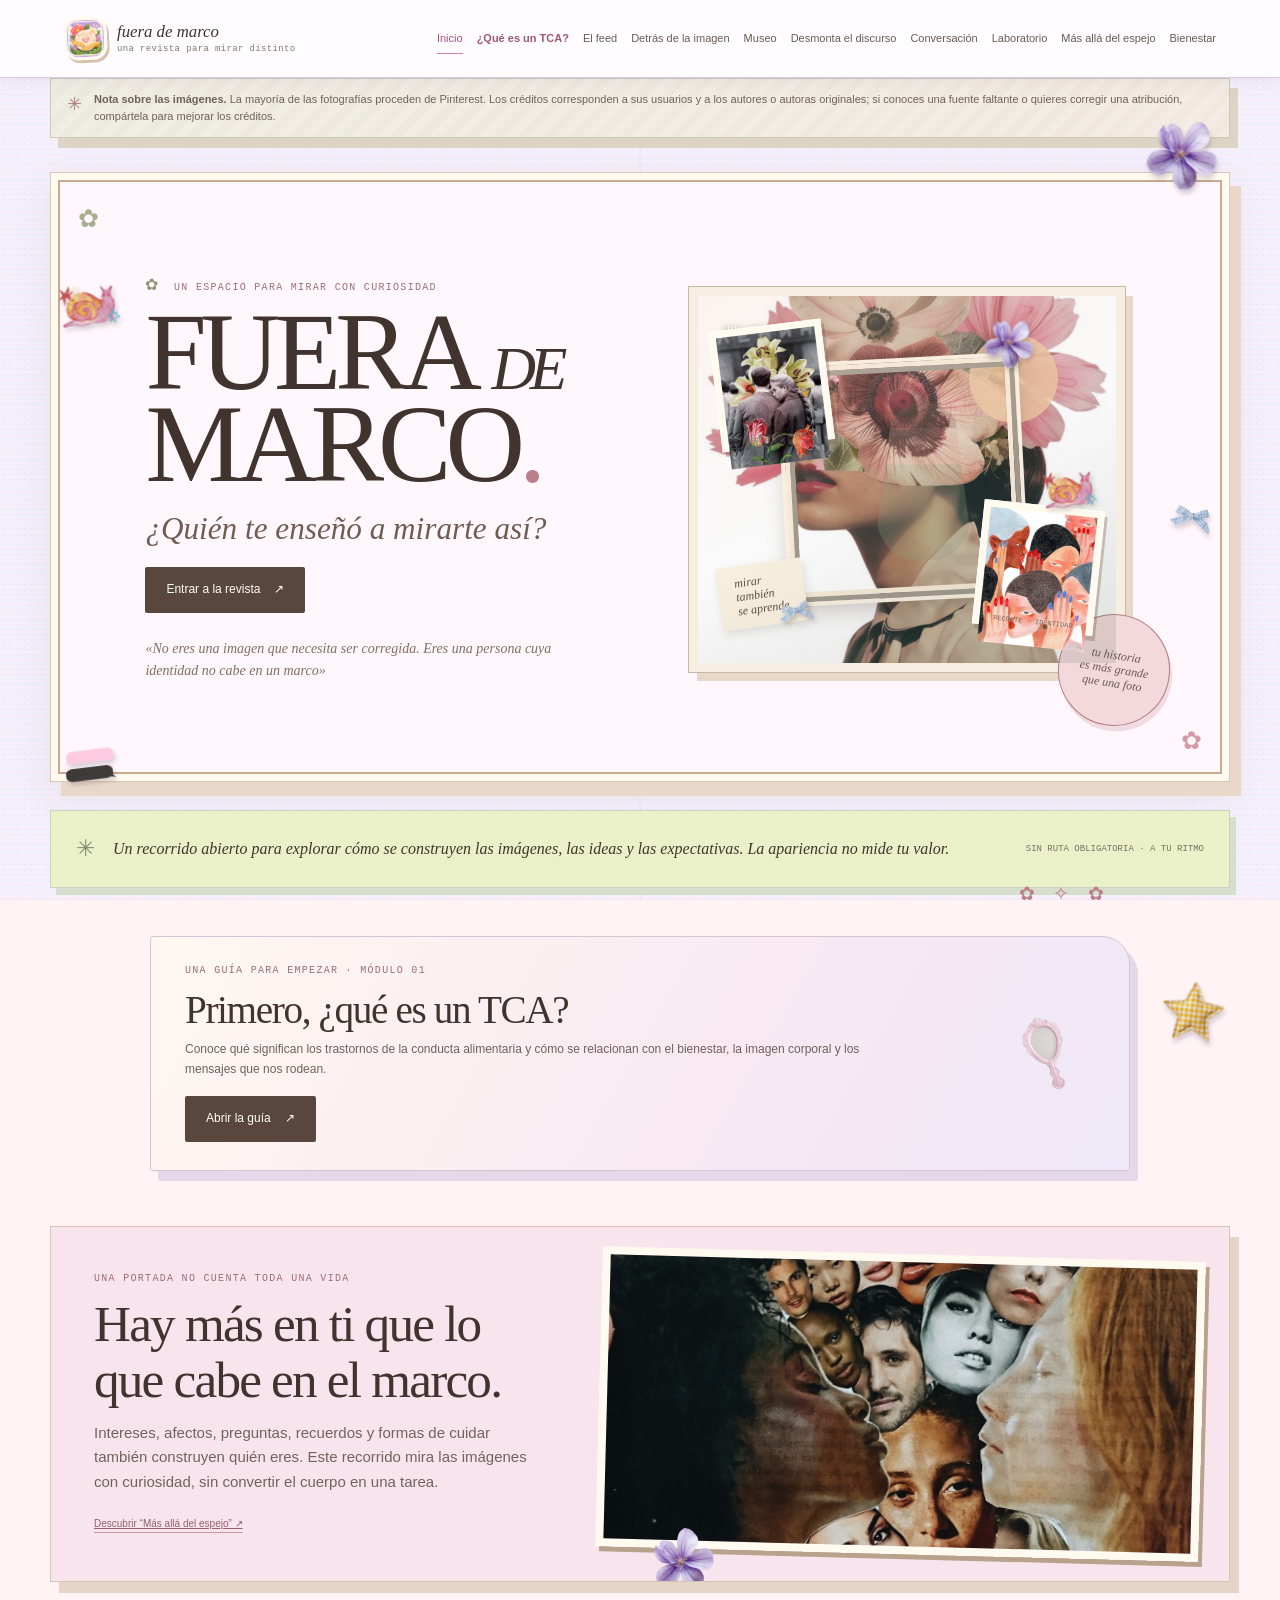
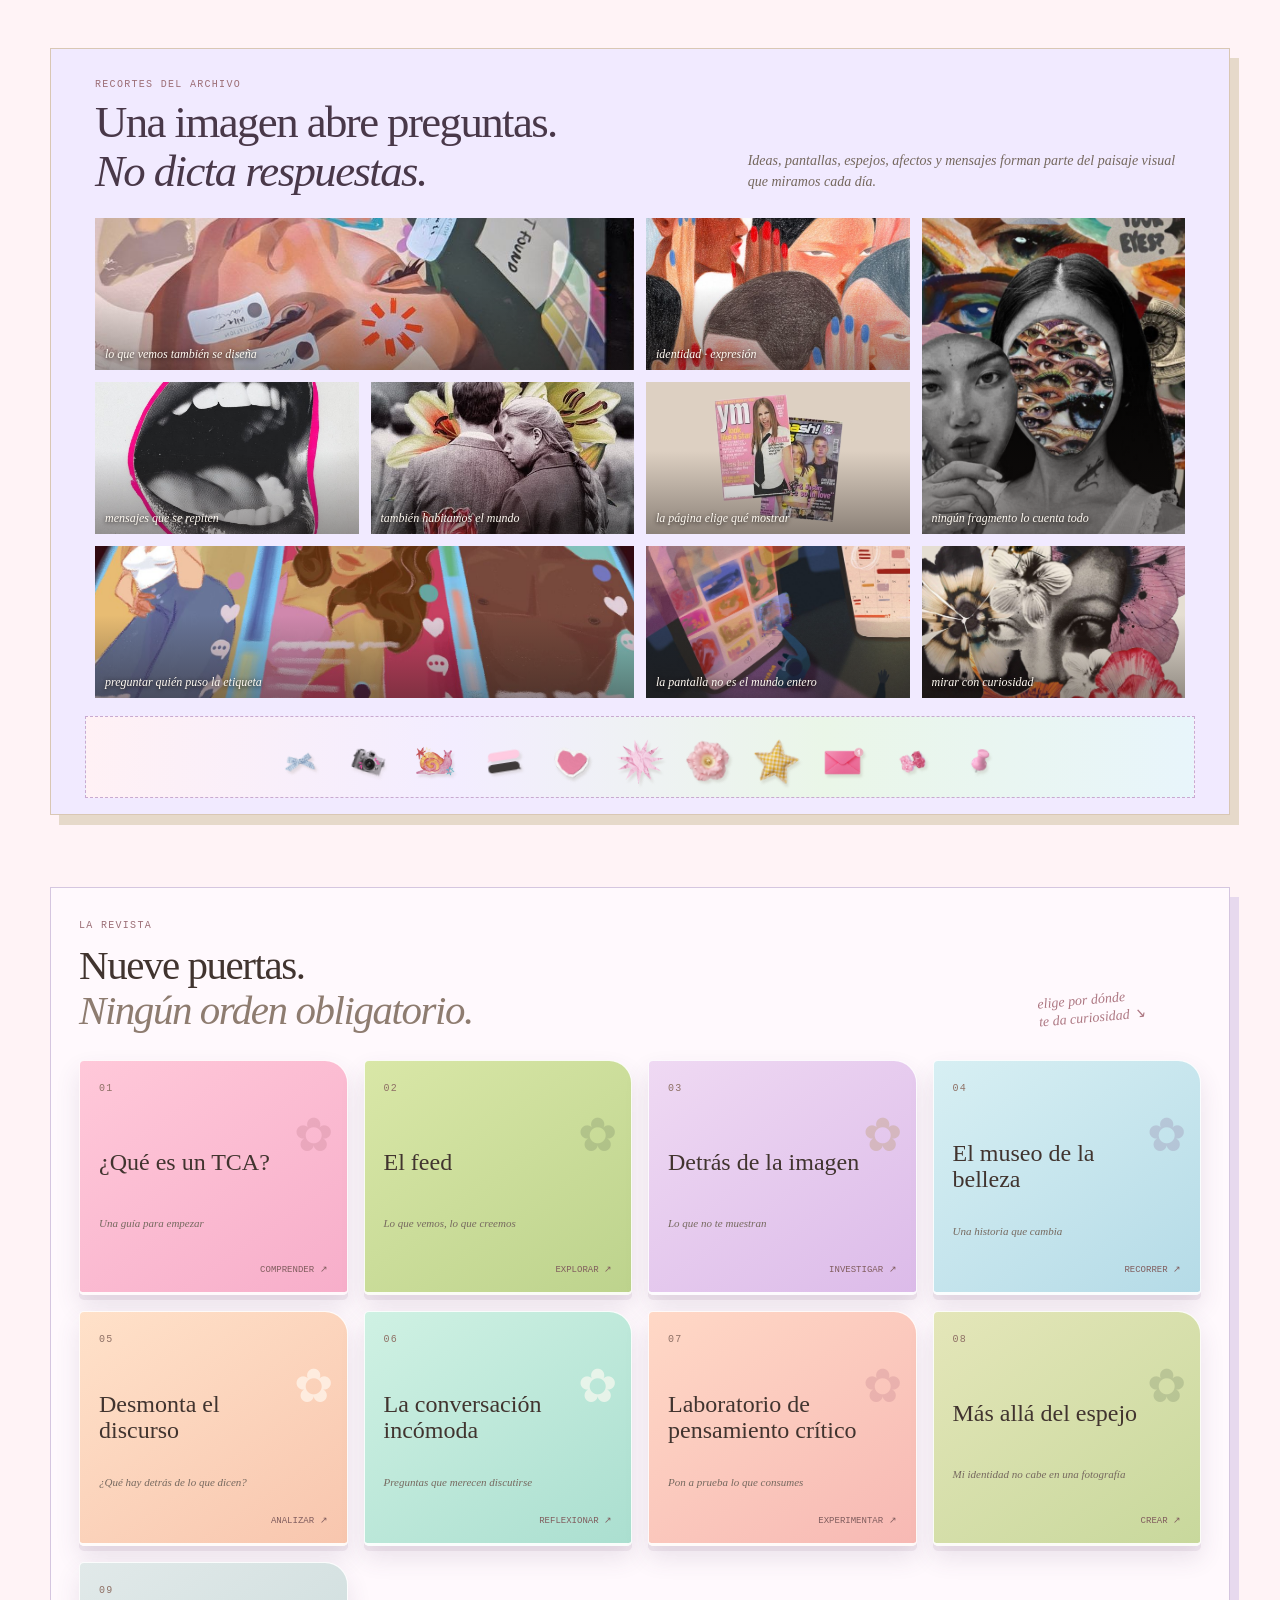
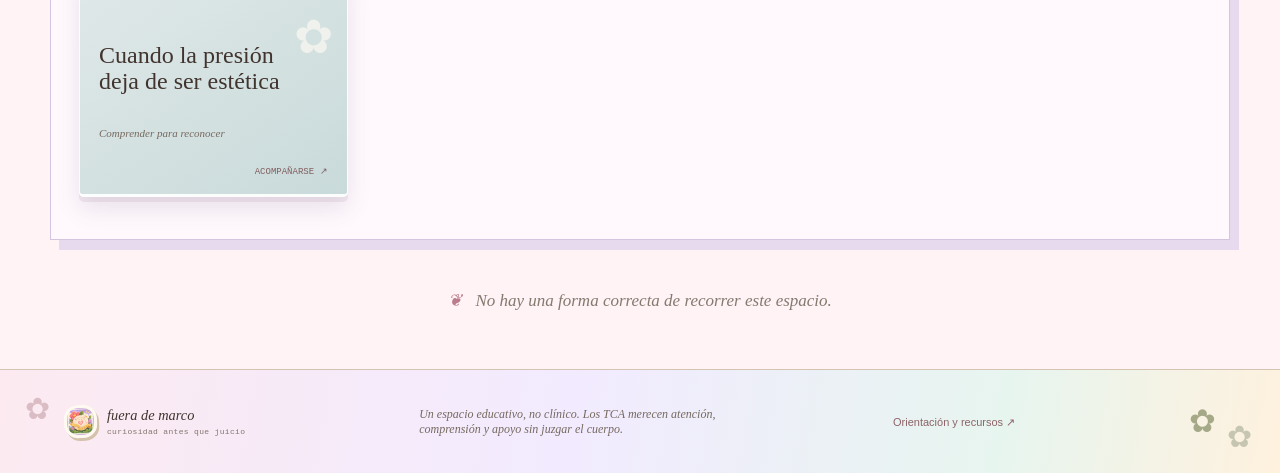
<file: index.html>
<!doctype html>
<html lang="es">
<head>
  <meta charset="utf-8">
  <meta name="viewport" content="width=device-width, initial-scale=1">
  <meta name="theme-color" content="#f7f3eb">
  <meta name="description" content="Una experiencia educativa para mirar los mensajes sobre belleza, cuerpo e identidad con pensamiento crítico.">
  <title>Fuera de Marco — una revista para mirar distinto</title>
  <link rel="manifest" href="./manifest.json">
  <link rel="icon" href="./assets/logoapp.png" type="image/png" sizes="1254x1254">
  <link rel="apple-touch-icon" href="./assets/logoapp.png" sizes="1254x1254">
  <link rel="stylesheet" href="./css/styles.css">
  <script type="module" src="./js/app.js"></script>
</head>
<body>
  <a class="skip-link" href="#main">Saltar al contenido</a>
  <header class="site-header">
    <a class="wordmark" href="#inicio" aria-label="Fuera de Marco, inicio"><img class="wordmark-mark" src="./assets/logoapp.png" alt=""><span>fuera de marco<small>una revista para mirar distinto</small></span></a>
    <button class="menu-toggle" type="button" aria-expanded="false" aria-controls="site-nav">Explorar <span aria-hidden="true">⌄</span></button>
    <nav id="site-nav" class="site-nav" aria-label="Navegación principal">
      <a href="#inicio" data-route="inicio">Inicio</a>
      <a href="#tca" data-route="tca">¿Qué es un TCA?</a>
      <a href="#feed" data-route="feed">El feed</a>
      <a href="#imagen" data-route="imagen">Detrás de la imagen</a>
      <a href="#museo" data-route="museo">Museo</a>
      <a href="#discurso" data-route="discurso">Desmonta el discurso</a>
      <a href="#conversacion" data-route="conversacion">Conversación</a>
      <a href="#laboratorio" data-route="laboratorio">Laboratorio</a>
      <a href="#identidad" data-route="identidad">Más allá del espejo</a>
      <a href="#bienestar" data-route="bienestar">Bienestar</a>
    </nav>
    <button class="install-button" type="button" hidden>Instalar app <span aria-hidden="true">↓</span></button>
  </header>

  <main id="main" tabindex="-1">
    <div id="app" aria-live="polite"></div>
  </main>

  <footer class="site-footer">
    <a class="wordmark footer-mark" href="#inicio"><img class="wordmark-mark" src="./assets/logoapp.png" alt=""><span>fuera de marco<small>curiosidad antes que juicio</small></span></a>
    <p>Un espacio educativo, no clínico. Los TCA merecen atención, comprensión y apoyo sin juzgar el cuerpo.</p>
    <a href="#bienestar">Orientación y recursos <span aria-hidden="true">↗</span></a>
    <span class="footer-flower" aria-hidden="true">✿</span>
  </footer>
</body>
</html>
</file>
<file: css/styles.css>
@charset "UTF-8";
:root {
  color-scheme: light;
  --cream: #f7f3eb;
  --paper: #fffdf7;
  --paper-dark: #f0e9dc;
  --ink: #41342f;
  --muted: #84766c;
  --rose: #dfaab5;
  --rose-light: #f1d8da;
  --sage: #8d9c7d;
  --sage-light: #dce3d3;
  --lavender: #d8cde0;
  --line: #ded4c5;
  --serif: "Playfair Display", Georgia, serif;
  --sans: "DM Sans", "Segoe UI", sans-serif;
  --mono: "DM Mono", Consolas, monospace;
  --shadow: 0 14px 36px rgba(89, 68, 51, .08);
}

* { box-sizing: border-box; }
html { scroll-behavior: smooth; }
body {
  margin: 0;
  color: var(--ink);
  background-color: var(--cream);
  background-image: radial-gradient(rgba(111, 85, 67, .07) .55px, transparent .7px);
  background-size: 7px 7px;
  font-family: var(--sans);
  font-size: 15px;
  line-height: 1.65;
}
button, input, textarea, select { font: inherit; }
button, a, input, select, textarea { -webkit-tap-highlight-color: transparent; }
button { color: inherit; }
a { color: inherit; }
img, svg { max-width: 100%; }
h1, h2, h3, p { margin-top: 0; }
h1, h2, h3 { font-family: var(--serif); font-weight: 500; line-height: 1.1; }
h1 { font-size: clamp(2.7rem, 7vw, 6.3rem); letter-spacing: -.055em; }
h2 { font-size: clamp(1.7rem, 3.2vw, 2.7rem); letter-spacing: -.035em; }
h3 { font-size: 1.35rem; }
::selection { color: var(--ink); background: #e8bbc5; }
:focus-visible { outline: 3px solid #936879; outline-offset: 3px; }
.skip-link {
  position: fixed; top: 8px; left: 8px; z-index: 20; padding: 10px 14px;
  transform: translateY(-160%); background: var(--ink); color: white; border-radius: 3px;
}
.skip-link:focus { transform: translateY(0); }
.site-header {
  position: sticky; z-index: 10; top: 0; min-height: 78px; padding: 12px clamp(20px, 5vw, 76px);
  display: flex; align-items: center; justify-content: space-between; gap: 24px;
  background: rgba(255, 253, 247, .94); border-bottom: 1px solid rgba(123, 99, 79, .18);
  backdrop-filter: blur(14px);
}
.wordmark { display: inline-flex; align-items: center; gap: 10px; text-decoration: none; flex: 0 0 auto; }
.wordmark-mark {
  display: grid; width: 39px; height: 39px; place-items: center; border: 1px solid #846d5c;
  border-radius: 50%; color: #806554; font: italic 1.6rem var(--serif);
}
.wordmark > span:last-child { font: italic 1.05rem var(--serif); line-height: 1.05; }
.wordmark small { display: block; margin-top: 4px; color: var(--muted); font: 9px var(--mono); letter-spacing: .04em; }
.site-nav { display: flex; flex-wrap: wrap; align-items: center; justify-content: center; gap: 3px 14px; }
.site-nav a { padding: 6px 0; color: #695b52; text-decoration: none; font-size: 11px; }
.site-nav a:hover, .site-nav a[aria-current="page"] { color: #a45e70; }
.site-nav a[aria-current="page"] { border-bottom: 1px solid #bd8792; }
.site-nav a[data-route="tca"] { color: #9c596f; font-weight: 600; }
.install-button, .menu-toggle {
  padding: 9px 13px; border: 1px solid var(--line); border-radius: 999px;
  background: var(--paper); cursor: pointer; font-size: 11px; white-space: nowrap;
}
.menu-toggle { display: none; }
main { min-height: 70vh; }

.home-shell, .page-shell { width: min(1180px, calc(100% - 48px)); margin: 0 auto; }
.hero {
  position: relative; display: grid; min-height: 560px; grid-template-columns: 1.05fr .95fr;
  align-items: center; gap: 3%; padding: 56px 8% 52px; margin: 34px 0 0;
  overflow: hidden; background: #fffdf6; border: 1px solid #d6c9b8;
  box-shadow: inset 0 0 0 7px #fffdf6, inset 0 0 0 8px rgba(143, 111, 84, .35), var(--shadow);
}
.hero::before, .hero::after { position: absolute; content: "\273f"; color: #a7ae8f; font-size: 25px; }
.hero::before { top: 25px; left: 27px; }.hero::after { right: 27px; bottom: 20px; color: #d49aa6; }
.hero-copy { position: relative; z-index: 2; max-width: 560px; padding: 15px 0; }
.eyebrow { margin-bottom: 12px; color: #9c6e76; font: 10px var(--mono); letter-spacing: .13em; text-transform: uppercase; }
.eyebrow-flower { margin-right: 7px; color: #8b9677; font-size: 16px; }
.hero h1 { margin: 8px 0 7px; font-size: clamp(3.5rem, 8.6vw, 7.3rem); line-height: .83; }
.hero h1 em { font-size: .56em; font-weight: 400; }
.hero-period { color: #bb7e8d; }
.hero-question { margin: 21px 0 20px; color: #715c51; font: italic clamp(1.3rem, 2.5vw, 1.95rem) var(--serif); }
.button {
  display: inline-flex; align-items: center; justify-content: center; gap: 14px; min-height: 46px; padding: 11px 20px;
  border: 1px solid transparent; border-radius: 2px; text-decoration: none; cursor: pointer; font-size: 12px;
  transition: transform .2s ease, box-shadow .2s ease, background .2s ease;
}
.button:hover { box-shadow: 0 7px 16px #47372a20; }
.button-dark { color: #fffdf7; background: #59473e; }
.button-rose { background: #f1dfe0; border-color: #dfc1c3; }
.button-small { min-height: 38px; padding: 7px 13px; background: #eee5d9; border: 1px solid #dfd1c1; cursor: pointer; font-size: 11px; }
.hero-quote { max-width: 430px; margin: 25px 0 0; color: #806f62; font: italic 14px/1.6 var(--serif); }
.hero-art {
  position: relative; min-height: 385px; margin: 10px; overflow: hidden; background: #dce2d2;
  border: 9px solid #f5eee1; outline: 1px solid #c8b7a3; box-shadow: 8px 9px 0 #e7d8c9;
  background-image: radial-gradient(ellipse at 70% 22%, #f9e3b2 0 8%, transparent 8.5%), radial-gradient(ellipse at 28% 78%, #aab79c 0 16%, transparent 17%), linear-gradient(140deg, #dce5d2, #c2cbb5 48%, #eee0ce);
}
.art-sun { position: absolute; top: 38px; right: 58px; width: 89px; height: 89px; border-radius: 50%; background: #ebc7a2; opacity: .8; }
.art-frame { position: absolute; top: 18%; left: 21%; width: 56%; height: 64%; border: 10px ridge #8e7158; outline: 5px solid #e8ddcb; background: linear-gradient(165deg, transparent 48%, #b18483 49% 53%, transparent 54%), linear-gradient(90deg, transparent 47%, #9a7962 48% 52%, transparent 53%), #d8d3bc; box-shadow: 0 8px 20px #44362d38; transform: rotate(-3deg); }
.art-figure { position: absolute; top: 29%; left: 42%; width: 24%; height: 43%; border-radius: 50% 50% 39% 39%; background: linear-gradient(#806859 0 16%, #d2a493 17% 39%, #8e9b7d 40%); clip-path: polygon(20% 0,80% 0,100% 100%,0 100%); }
.art-flower { position: absolute; color: #f9f4e9; text-shadow: 0 2px 3px #725b44; }
.flower-one { top: 14%; left: 13%; font-size: 45px; }.flower-two { right: 14%; bottom: 19%; color: #d18994; font-size: 43px; }
.art-ribbon { position: absolute; bottom: 10%; left: 5%; padding: 11px 17px; color: #604d43; background: #f8f0df; font: italic 12px/1.15 var(--serif); transform: rotate(-8deg); box-shadow: 2px 4px 8px #57443724; }
.art-caption { position: absolute; top: 7%; left: 6%; color: #fcfaf1; font: italic 14px var(--serif); text-shadow: 0 1px 5px #4e4838; }
.hero-sticker { position: absolute; right: 5%; bottom: 9%; display: grid; width: 94px; height: 94px; place-content: center; border-radius: 50%; color: #69584d; background: #f3d9db; text-align: center; font: italic 12px/1.15 var(--serif); transform: rotate(9deg); }
.intro-strip { display: grid; grid-template-columns: auto 1fr auto; gap: 18px; align-items: center; padding: 19px 25px; margin: 28px 0 76px; background: #e2e7dc; }
.intro-strip p { margin: 0; font: italic 16px var(--serif); }.strip-star { color: #829076; font-size: 23px; }.strip-note { color: #777267; font: 9px var(--mono); text-transform: uppercase; }
.section-title-row { display: flex; justify-content: space-between; align-items: end; margin-bottom: 27px; }
.section-title-row h2 { margin: 0; }.section-title-row h2 em { color: #8e7c70; font-weight: 400; }
.hand-note { margin: 0 5% 7px 0; color: #ad7782; font: italic 14px/1.25 var(--serif); transform: rotate(-5deg); }
.module-grid { display: grid; grid-template-columns: repeat(4, 1fr); gap: 16px; }
.module-card {
  position: relative; display: flex; min-height: 220px; flex-direction: column; justify-content: space-between; padding: 22px 19px 17px;
  overflow: hidden; border: 1px solid #e5d6cd; border-radius: 4px 18px 4px 4px; box-shadow: 0 5px 14px #5443300b;
  text-decoration: none; transition: transform .22s ease, box-shadow .22s ease;
}
.module-card:hover { transform: translateY(-5px) rotate(-.5deg); box-shadow: var(--shadow); }
.card-1 { background: #f2dce0; }.card-2 { background: #e2e7d9; }.card-3 { background: #f0e5c7; }.card-4 { background: #e5dce9; }
.card-5 { background: #f4e6d7; }.card-6 { background: #e2e8e5; }.card-7 { background: #eed9d7; }.card-8 { background: #e4e6d7; }
.card-number { color: #8f7166; font: 10px var(--mono); letter-spacing: .12em; }
.card-title { max-width: 200px; margin: 20px 0 5px; font: 500 1.5rem/1.08 var(--serif); }
.card-subtitle { color: #76695f; font: italic 11px var(--serif); }
.card-link { align-self: flex-end; color: #805d5e; font: 9px var(--mono); text-transform: uppercase; }
.visited-mark { position: absolute; top: 14px; right: 14px; color: #738166; }
.home-signoff { padding: 50px 0 58px; color: #86796f; text-align: center; font: italic 17px var(--serif); }.home-signoff span { margin-right: 9px; color: #bb7c8b; }
.storage-notice { color: #9b5964; font-size: 12px; }

.page-shell { padding-top: 52px; padding-bottom: 90px; }
.module-heading { position: relative; padding: 10px 0 25px; border-bottom: 1px solid #d8cbbd; }
.module-heading::after { position: absolute; right: 4%; bottom: -12px; content: "\273f"; color: #889279; background: var(--cream); padding: 0 10px; font-size: 20px; }
.module-heading h1 { margin: 0; font-size: clamp(2.9rem, 6.2vw, 5rem); }
.module-subtitle { margin: 10px 0 0; color: #8b7467; font: italic clamp(1.1rem, 2vw, 1.6rem) var(--serif); }
.page-intro { display: flex; align-items: center; justify-content: space-between; gap: 24px; padding: 26px 0; }
.page-intro p, .page-lede { max-width: 720px; margin-bottom: 0; color: #70645c; font-size: 14px; }
.page-lede { padding: 25px 0 34px; }
.feed-layout { display: grid; grid-template-columns: 180px minmax(0, 680px); justify-content: center; gap: 38px; align-items: start; }
.margin-note { position: sticky; top: 110px; margin-top: 40px; padding: 20px 15px 18px; background: #f3e5d9; transform: rotate(-2deg); box-shadow: 2px 5px 13px #57402c16; }
.note-tape { position: absolute; top: -9px; left: 30%; padding: 2px 13px; background: #e4b7b4a8; font: 8px var(--mono); text-transform: uppercase; }
.margin-note p { margin: 11px 0 18px; font: italic 17px/1.4 var(--serif); }.note-spark { color: #b67a83; font-size: 23px; }
.feed-list { display: grid; gap: 27px; }
.paper-card { background: var(--paper); border: 1px solid #e4d9ca; box-shadow: 0 7px 20px rgba(81, 60, 42, .06); }
.post-card { padding: 19px; }
.post-top { display: flex; align-items: center; gap: 10px; margin-bottom: 14px; }
.avatar { display: grid; width: 39px; height: 39px; place-items: center; border: 1px solid #d8c2b2; border-radius: 50%; color: #725748; background: #e6d6c9; font: italic 19px var(--serif); }
.avatar-table { background: #d8e0cd; }.avatar-bath { background: #e9d8e0; }.avatar-skincare { background: #d9e1d4; }.avatar-mirror { background: #e9d7ca; }
.post-top strong, .post-top small { display: block; }.post-top strong { font-size: 12px; }.post-top small { color: var(--muted); font-size: 10px; }.post-menu { margin-left: auto; font-size: 20px; letter-spacing: 3px; }
.post-visual { position: relative; display: grid; min-height: 260px; place-items: center; overflow: hidden; background: #c9d0b9; }
.visual-sunrise { background: linear-gradient(180deg, #ecc9a2 0 47%, #a9ae8e 48% 100%); }.visual-table { background: #ddc7ae; }.visual-bath { background: #e6d7dc; }.visual-skincare { background: #d9e1d2; }.visual-mirror { background: linear-gradient(135deg, #c2b5a9, #e1d8ca 50%, #aeb8a1); }
.visual-shape { position: absolute; }.visual-sunrise .shape-a { left: 42%; bottom: -8%; width: 120px; height: 215px; background: #75826e; border-radius: 50% 50% 0 0; }.visual-sunrise .shape-b { top: 17%; right: 20%; width: 70px; height: 70px; border-radius: 50%; background: #f5e1b4; }
.visual-table .shape-a { width: 66%; height: 48%; left: 17%; top: 25%; border-radius: 50%; background: #f4e9d8; box-shadow: 0 6px 0 #b29072; }.visual-table .shape-b { width: 26px; height: 85px; background: #849176; transform: rotate(18deg); }
.visual-bath .shape-a { width: 190px; height: 100px; border-radius: 50%; background: #b8c2a8; box-shadow: inset 0 8px 0 #e9e3d8; }.visual-bath .shape-b { top: 16%; right: 20%; width: 80px; height: 60px; background: #e6bcc2; border-radius: 15px 15px 30px 30px; }
.visual-skincare .shape-a { width: 60px; height: 145px; background: #fbf8ee; border: 1px solid #b5ac96; border-radius: 10px 10px 17px 17px; box-shadow: inset 0 25px #c8ad94; }.visual-skincare .shape-b { width: 160px; height: 80px; border-radius: 50%; background: #b0bd9b; transform: translate(60px, 85px); }
.visual-mirror .shape-a { width: 38%; height: 86%; border: 8px ridge #8e715d; background: #d6d5c2; transform: rotate(-3deg); }.visual-mirror .shape-b { width: 65px; height: 160px; background: #947b6d; border-radius: 50% 50% 0 0; }
.visual-label { position: absolute; top: 14px; left: 14px; padding: 4px 9px; background: #fffaf0d9; font: 8px var(--mono); text-transform: uppercase; }
.visual-stamp { position: absolute; right: 14px; bottom: 13px; color: #fffdf4; font: italic 14px var(--serif); text-shadow: 0 1px 3px #392e25; }
.post-label { margin: 12px 0 4px; color: #9a6b75; font: 9px var(--mono); text-transform: uppercase; }.post-caption { margin-bottom: 12px; font-size: 13px; }
.xray-notes { display: none; flex-wrap: wrap; gap: 7px; padding: 12px; border: 1px dashed #c9a9a2; background: #fdf2ed; }
.xray-on .xray-notes { display: flex; animation: appear .3s ease both; }.xray-notes span { flex: 1 1 150px; color: #745a50; font-size: 10px; }
.classification { padding-top: 14px; border-top: 1px solid #eee6dc; }.classification label { display: block; margin-bottom: 8px; font-size: 11px; }.classification label strong { color: #785f54; font: italic 13px var(--serif); }
.classify-row { display: flex; gap: 9px; }.classify-row select { min-width: 0; flex: 1; padding: 8px; border: 1px solid #ded2c4; background: #fffdf8; font-size: 11px; }
.feedback { margin: 8px 0; color: #718067; font-size: 11px; }.text-button { padding: 3px 0; border: 0; border-bottom: 1px solid #c9959e; color: #93606b; background: transparent; cursor: pointer; font-size: 10px; }

.scene-grid { max-width: 980px; margin-inline: auto; display: grid; grid-template-columns: repeat(2, minmax(0, 1fr)); gap: 25px; align-items: start; }
.source-note { display: flex; align-items: flex-start; gap: 12px; margin: 0 0 28px; padding: 12px 16px; border: 1px solid #decaba; background: #fbf7ef; color: #6f6258; font-size: 11px; line-height: 1.55; }
.source-note > span { color: #ad7c88; font-size: 18px; }
.source-note p { margin: 0; }
.scene-card { overflow: hidden; }.scene-art { --compare: 100%; position: relative; height: 620px; overflow: hidden; background: #e4d7c7; }
.scene-art-1 { background: linear-gradient(155deg, #e7d6c1 0 40%, #bbc4a8 40% 100%); }.scene-art-2 { background: linear-gradient(150deg, #d8e0d1, #ead7d2 55%, #c3b9a2); }
.scene-before, .scene-after { position: absolute; inset: 0; transition: clip-path .2s ease; }.scene-before { background: linear-gradient(155deg, #d7d0c7, #aaa89b 52%, #8e9985); clip-path: inset(0 0 0 var(--compare)); filter: saturate(.55); }.scene-after { background: radial-gradient(ellipse at 70% 27%, #fff0cf 0 10%, transparent 10.5%), linear-gradient(145deg, #f3d9bf 0 43%, #c3cdb3 44% 100%); clip-path: inset(0 calc(100% - var(--compare)) 0 0); }
.scene-photo { display: block; width: 100%; height: 100%; object-fit: contain; object-position: center; background: #e4d7c7; filter: saturate(.82) contrast(.96); }
.scene-art-2 .scene-before { background: linear-gradient(135deg, #c7c3b6, #a4ae9a 50%, #e6c6c5); }.scene-art-2 .scene-after { background: radial-gradient(ellipse at 77% 26%, #fff2d6 0 9%, transparent 9.5%), linear-gradient(135deg, #e4d6c5, #e5c4c7 48%, #c4d2bc); }
.scene-frame { position: absolute; z-index: 1; inset: 9px; width: auto; height: auto; border: 8px ridge #94785e; background: transparent; transform: none; box-shadow: 0 5px 14px #3e352733; pointer-events: none; }
.scene-object { position: absolute; bottom: 13%; left: 11%; color: #a76877; font-size: 62px; }.scene-sun { position: absolute; top: 7%; right: 13%; color: #c28e6f; font-size: 38px; }
.scene-tag, .scene-state { position: absolute; padding: 5px 9px; background: #fffaf0dc; font: 8px var(--mono); text-transform: uppercase; }.scene-tag { top: 12px; left: 12px; }.scene-state { right: 12px; bottom: 12px; }
.hotspot { position: absolute; z-index: 2; display: grid; width: 29px; height: 29px; place-items: center; border: 1px solid white; border-radius: 50%; color: var(--ink); background: #fff9e8; cursor: pointer; box-shadow: 0 2px 9px #43332255; animation: pulse 2s infinite; }
.hotspot[aria-pressed="true"] { background: #b77782; color: #fffaf2; border-color: #fffaf2; transform: scale(1.12); }
.hotspot-1 { top: 29%; left: 17%; }.hotspot-2 { top: 48%; right: 23%; }.hotspot-3 { bottom: 19%; left: 45%; }.hotspot-4 { top: 20%; right: 17%; }
.scene-controls { padding: 16px 19px 0; }.scene-controls label { display: block; font-size: 11px; }.scene-controls input { width: 100%; accent-color: #af7783; }.range-labels { display: flex; justify-content: space-between; color: var(--muted); font: 9px var(--mono); }
.scene-copy { padding: 17px 20px 20px; }.scene-copy .eyebrow { margin-bottom: 5px; }.scene-copy h2 { margin: 0 0 7px; font-size: 1.7rem; }.scene-copy > p:not(.eyebrow) { margin-bottom: 12px; color: #6f645c; font-size: 12px; }.hotspot-info { min-height: 57px; padding: 11px; background: #f3eee4; color: #75665a; font-size: 11px; }
.small-caveat { margin-top: 17px; color: #81756d; font-size: 10px; }

.museum-grid { display: grid; grid-template-columns: repeat(2, 1fr); gap: 22px; }.museum-card { overflow: hidden; }.museum-art { position: relative; display: grid; height: 230px; place-items: center; overflow: hidden; background: #e3d6c3; }
.museum-portrait { background: linear-gradient(145deg, #c2aa81, #dfcda9 60%, #8d9a7c); }.museum-jazz { background: linear-gradient(145deg, #d8aab1, #4b3546); }.museum-editorial { background: linear-gradient(135deg, #b6b2a1, #dfd9cf 50%, #605750); }.museum-digital { background: linear-gradient(145deg, #d4d7cc, #ceb9ca 50%, #c1ceb8); }
.museum-orbit { width: 135px; height: 165px; border: 1px solid #fff9e6; border-radius: 48% 48% 0 0; opacity: .7; }.museum-figure { position: absolute; display: grid; width: 78px; height: 128px; place-items: center; border-radius: 50% 50% 5px 5px; color: #faf4e5; background: #856e5c7d; font-size: 46px; }.museum-jazz .museum-figure { background: #3e2d38aa; }.museum-editorial .museum-figure { background: #665a5388; }.museum-digital .museum-figure { background: #75857388; }
.museum-number { position: absolute; top: 14px; left: 16px; color: #fffaf0; font: 11px var(--mono); }.museum-art-note { position: absolute; right: 15px; bottom: 12px; color: #fffaf0; font: italic 12px var(--serif); }
.museum-copy { padding: 20px 23px 23px; }.museum-copy .eyebrow { margin-bottom: 7px; }.museum-copy h2 { margin: 0 0 10px; font-size: 1.75rem; }.museum-copy > p { color: #6f645c; font-size: 12px; }.economy-note { display: flex; gap: 11px; padding: 12px; background: #f2eee5; }.economy-note > span { color: #a9747d; }.economy-note p { margin: 0; color: #766a60; font-size: 10px; }

.phrase-safety-note { display: flex; gap: 12px; align-items: flex-start; margin: 22px 0; padding: 14px 17px; border-left: 3px solid #b57d86; background: #f2e7e3; }.phrase-safety-note > span { color: #a26d79; font-size: 19px; }.phrase-safety-note p { margin: 0; color: #6e5c55; font-size: 11px; }
.phrase-activity-layout { display: grid; grid-template-columns: 1.08fr .92fr; gap: 22px; align-items: start; }.phrase-picker { padding: 22px; border: 1px solid #e4d8c9; background: #fbf8f0; }.statement-list { display: grid; grid-template-columns: repeat(2, minmax(0, 1fr)); gap: 9px; }.quote-chip { display: grid; grid-template-columns: 25px 1fr 14px; align-items: start; gap: 7px; min-height: 100px; padding: 12px 10px; border: 1px solid #e1d3c7; border-radius: 2px 12px 2px 2px; background: #fffdf7; cursor: pointer; text-align: left; font: italic 13px/1.35 var(--serif); transition: background .2s ease, border-color .2s ease; }.quote-chip:hover, .quote-chip.is-selected { border-color: #b9858d; background: #f2e2e2; }.quote-number { color: #a5747d; font: 9px var(--mono); }.quote-arrow { align-self: end; color: #a5747d; font: 12px var(--sans); }
.phrase-step-panel { position: sticky; top: 100px; min-height: 340px; border: 1px solid #ded2c4; background: #fffdf8; box-shadow: var(--shadow); }.phrase-step, .phrase-step-empty { padding: 23px; }.phrase-step-empty { display: grid; min-height: 340px; align-content: center; justify-items: center; text-align: center; }.phrase-step-empty > span { color: #9c9e80; font-size: 29px; }.phrase-step-empty h2 { margin: 11px 0 7px; font-size: 1.7rem; }.phrase-step-empty p { max-width: 290px; margin: 0; color: #786b61; font-size: 12px; }.phrase-step blockquote { margin: 0 0 19px; padding: 12px 14px; border-left: 2px solid #bc8991; color: #57463d; background: #f6eee5; font: italic 1.3rem/1.35 var(--serif); }.agreement-options { display: grid; grid-template-columns: repeat(2, minmax(0, 1fr)); gap: 7px; padding: 0; border: 0; }.agreement-options legend { margin-bottom: 10px; color: #725e55; font: 11px var(--mono); }.agreement-options label { display: flex; min-height: 42px; align-items: center; gap: 8px; padding: 7px 9px; border: 1px solid #e4dacf; background: #fffaf3; cursor: pointer; color: #675a52; font-size: 10px; }.agreement-options input:checked + span { color: #8c5661; font-weight: 700; }.agreement-options input { accent-color: #a56d79; }.rating-reassurance { margin: 13px 0; color: #877970; font-size: 10px; }.phrase-step > .button { width: 100%; }.phrase-step > .button:disabled { opacity: .48; cursor: not-allowed; box-shadow: none; }
.statement-revelation:empty { display: none; }.statement-revelation { margin-top: 18px; }.reveal-card { padding: 18px; border: 1px solid #dfd1c2; background: #faf6ed; animation: appear .25s ease both; }.reveal-card > .eyebrow { margin-bottom: 8px; }.response-reflection { padding-bottom: 11px; border-bottom: 1px solid #e1d7ca; color: #806d61; font: italic 12px/1.45 var(--serif); }.reveal-part { margin: 14px 0; }.reveal-part h3 { margin: 0 0 5px; font-size: 1.1rem; }.reveal-part p { margin: 0; color: #6f645c; font-size: 11px; }.reveal-impact { padding: 12px; background: #f1e2e1; }.reveal-question { display: flex; gap: 9px; padding: 11px; background: #e8ebdf; }.reveal-question > span { color: #879078; }.reveal-question p { margin: 0; color: #665f54; font-size: 10px; }.reframe-note { padding: 12px 0 3px; border-top: 1px solid #dfd3c6; }.reframe-note span { color: #977077; font: 9px var(--mono); text-transform: uppercase; }.reframe-note p { margin: 6px 0; color: #604d43; font: italic 14px var(--serif); }.reveal-card .ethical-note { margin: 12px 0 0; }
.digital-care-note { max-width: 890px; margin: 32px auto 55px; padding: 24px 28px; border: 1px solid #d6d5ca; background: #e8e9df; }.digital-care-note .eyebrow { margin-bottom: 6px; }.digital-care-note h2 { margin: 0 0 11px; font-size: 1.7rem; }.digital-care-note p:not(.eyebrow) { margin: 0 0 9px; color: #68675e; font-size: 11px; }.digital-care-note p:last-child { margin-bottom: 0; }
.free-analysis-section { padding-top: 38px; border-top: 1px solid #d8cbbd; }.free-analysis-section > div:first-child { max-width: 700px; }.free-analysis-section > div:first-child .eyebrow { margin-bottom: 5px; }.free-analysis-section > div:first-child h2 { margin: 0 0 7px; }.free-analysis-section > div:first-child p:last-child { color: #70645c; font-size: 12px; }
.analyzer-layout { display: grid; grid-template-columns: 1fr .9fr; gap: 23px; align-items: start; padding-top: 18px; }.analyzer-main { padding: 25px; }
#analyzer-form label, .analysis-card > label { display: block; margin-bottom: 8px; font-size: 12px; font-weight: 600; }.analyzer-main textarea, .analysis-card textarea, .debate-card textarea { width: 100%; resize: vertical; padding: 12px; border: 1px solid #ded2c4; border-radius: 0; color: var(--ink); background: #fffefa; font-size: 12px; }
.analyzer-form-foot { display: flex; align-items: center; justify-content: space-between; gap: 10px; margin-top: 11px; }.analyzer-form-foot span { color: var(--muted); font: 9px var(--mono); }.analyzer-main .small-caveat { margin: 20px 0 0; }
.result-placeholder { display: grid; min-height: 300px; align-content: center; justify-items: center; padding: 35px; border: 1px dashed #cbbbaf; background: #f3eee5; text-align: center; }.result-placeholder > span { color: #9b9f82; font-size: 32px; }.result-placeholder h2 { margin: 14px 0 8px; font-size: 1.65rem; }.result-placeholder p { max-width: 290px; color: #786b61; font-size: 12px; }
.analysis-card { padding: 23px; border: 1px solid #d9c8b9; background: #fffaf2; box-shadow: var(--shadow); animation: appear .25s ease both; }.category-tags { display: flex; flex-wrap: wrap; gap: 7px; margin-bottom: 17px; }.category-tags span { padding: 4px 9px; border-radius: 99px; background: #e7ddd0; color: #705951; font: 9px var(--mono); }.analysis-card h2 { margin: 0 0 10px; font-size: 1.8rem; }.analysis-card > p:not(.eyebrow):not(.ethical-note) { color: #6f645c; font-size: 12px; }.analysis-card h3 { margin: 21px 0 9px; font-size: 1.2rem; }.analysis-card ol { padding-left: 20px; color: #665b53; font-size: 11px; }.analysis-card li { padding: 0 0 8px 4px; }.analysis-card textarea { margin-bottom: 9px; }.ethical-note { color: #8b776c; font-size: 10px; }

.debate-list { display: grid; gap: 18px; padding-top: 28px; }.debate-card { display: grid; grid-template-columns: 67px 1fr; gap: 10px; padding: 25px; }.debate-number { color: #be8990; font: italic 2.6rem var(--serif); }.debate-content h2 { max-width: 700px; margin: 0 0 18px; font-size: clamp(1.55rem, 3vw, 2.25rem); }.stance-field, .campaign-questions fieldset, .scenario-card fieldset { display: flex; flex-wrap: wrap; gap: 8px 17px; padding: 12px 0 8px; border: 0; border-top: 1px solid #e7ded3; }.stance-field legend, .campaign-questions legend, .scenario-card legend { padding: 10px 8px 5px 0; color: #8c6a67; font: 10px var(--mono); }.stance-field label, .campaign-questions label, .scenario-card label { display: flex; align-items: center; gap: 6px; color: #6e625a; font-size: 10px; }.stance-field input, .campaign-questions input, .scenario-card input { accent-color: #aa7580; }
.stance-arguments { display: grid; grid-template-columns: 1fr 1fr; gap: 10px; margin: 9px 0 20px; }.stance-arguments:empty { display: none; }.stance-arguments p { margin: 0; padding: 12px; background: #f2eee5; color: #6d625a; font: italic 12px/1.5 var(--serif); }
.reflection-label { display: block; margin: 10px 0 7px; font-size: 11px; }.reflection-footer { display: flex; justify-content: space-between; color: #83766d; font: 9px var(--mono); }.reflection-evolution { display: flex; align-items: center; gap: 21px; margin-top: 27px; padding: 25px; background: #e5e9dd; }.evolution-flower { color: #899278; font-size: 32px; }.reflection-evolution .eyebrow { margin-bottom: 5px; }.reflection-evolution h2 { margin: 0 0 7px; font-size: 1.65rem; }.reflection-evolution p:last-child { margin-bottom: 0; color: #6e675d; font-size: 11px; }

.lab-grid { display: grid; grid-template-columns: 1fr 1fr; gap: 22px; padding-top: 30px; }.lab-card { padding: 24px; }.lab-card .eyebrow { margin-bottom: 8px; }.lab-card h2 { margin: 0 0 11px; font-size: 2rem; }.lab-card > p:not(.eyebrow) { color: #70645c; font-size: 12px; }
.algorithm-sim { min-height: 244px; margin: 17px 0 13px; padding: 13px; background: #f2eee8; border: 1px solid #e4dbd0; }.sim-header { display: flex; justify-content: space-between; padding-bottom: 9px; border-bottom: 1px solid #ded4c8; color: #7a6c61; font: 9px var(--mono); text-transform: uppercase; }.sim-feed { display: grid; grid-template-columns: repeat(2, 1fr); gap: 8px; padding-top: 10px; }.sim-post { position: relative; min-height: 87px; padding: 10px; background: #e7d8dc; }.sim-post span { position: absolute; top: 6px; right: 8px; color: #986e75; font-size: 13px; }.sim-post p { max-width: 130px; margin: 6px 0 7px; font: 500 12px/1.15 var(--serif); }.sim-post small { color: #84756a; font: 7px var(--mono); }.sim-original { background: #dce4d5; }.sim-repeat { background: #f0dadd; animation: appear .25s ease both; }.sim-varied { background: #e2dceb; animation: appear .25s ease both; }.sim-empty { grid-column: 1/-1; align-self: center; max-width: 250px; margin: 3px auto; color: #887b70; text-align: center; font: italic 11px var(--serif); }.sim-choices { display: grid; grid-template-columns: 1fr 1fr; gap: 8px; margin: 10px 0; }.choice-button { min-height: 47px; padding: 8px 10px; border: 1px solid #e2d5c9; background: #fffaf3; cursor: pointer; text-align: left; font-size: 10px; }.choice-button span { float: right; color: #9c6c76; }
.campaign-art { position: relative; display: flex; min-height: 190px; align-items: center; justify-content: center; margin: 18px 0; overflow: hidden; background: linear-gradient(145deg, #e6dfce, #d8dfd1 58%, #eacfd1); }.campaign-flower { position: absolute; top: 10px; left: 18px; color: #a9737c; font-size: 35px; }.campaign-product { z-index: 1; display: grid; width: 82px; height: 112px; place-content: center; border: 1px solid #fffdfa; border-radius: 12px 12px 19px 19px; color: #66745e; background: #f8f1db; box-shadow: 5px 7px 14px #56473a33; text-align: center; font: 500 20px var(--serif); }.campaign-product small { font: 8px var(--sans); }.campaign-copy { margin-left: 14px; color: #786159; font: italic 18px/1.1 var(--serif); }.campaign-price { position: absolute; right: 11px; bottom: 11px; padding: 4px 8px; border: 1px solid #997576; color: #87646a; font: 8px var(--mono); transform: rotate(-4deg); }.campaign-questions fieldset { display: block; margin-top: 9px; }.campaign-questions label, .scenario-card label { margin: 8px 0; }.campaign-feedback { min-height: 38px; padding: 10px; background: #f3eee5; font-size: 10px !important; }

.identity-intro { display: flex; justify-content: space-between; align-items: center; padding: 25px 0; color: #70645c; font-size: 13px; }.identity-intro p { max-width: 680px; margin: 0; }.identity-doodle { color: #a37880; font-size: 30px; }.identity-grid { display: grid; grid-template-columns: repeat(3, 1fr); gap: 14px; }.identity-prompt { min-height: 210px; padding: 20px; border: 1px solid #e3d5ca; background: #fffaf2; }.prompt-2, .prompt-5 { background: #e9eddf; }.prompt-3, .prompt-6 { background: #f3e1e3; }.prompt-icon { color: #a67d83; font-size: 22px; }.identity-prompt h2 { margin: 6px 0 14px; font-size: 1.3rem; }.prompt-options { display: flex; flex-wrap: wrap; gap: 6px; }.prompt-chip { padding: 5px 8px; border: 1px solid #d9cbbd; border-radius: 14px; background: #fffdf8; cursor: pointer; font: 9px var(--mono); }.prompt-chip.selected { color: #fffaf0; background: #77685d; }.identity-prompt input[type="text"] { width: 100%; margin-top: 12px; padding: 7px; border: 0; border-bottom: 1px solid #cfc0b1; background: transparent; font-size: 10px; }.identity-controls { display: flex; align-items: center; gap: 15px; padding: 24px 0; }.identity-controls .small-caveat { margin: 0; }.portrait-collage { position: relative; padding: 30px; border: 1px solid #c7b49e; background: #fdf7e9; box-shadow: 8px 9px 0 #e4d8c8; }.portrait-collage h2 { max-width: 560px; font-size: clamp(1.7rem, 4vw, 3rem); }.portrait-collage > div { display: flex; flex-wrap: wrap; gap: 12px; padding: 15px 0; }.portrait-word { padding: 12px 17px; background: #e9d5d8; font: italic 17px var(--serif); transform: rotate(-2deg); }.word-1 { background: #dfe5d6; transform: rotate(2deg); }.word-2 { background: #eee2c9; }.word-3 { background: #e1d8e8; transform: rotate(3deg); }.word-4 { background: #f0ddd1; }.portrait-collage > p:last-child { margin: 14px 0 0; color: #826d60; font: italic 14px var(--serif); }

.care-callout { display: grid; grid-template-columns: 60px 1fr; gap: 19px; margin: 28px 0 50px; padding: 30px; background: #e8e9dc; border: 1px solid #d7d8c8; }.callout-flower { color: #879478; font-size: 35px; }.care-callout .eyebrow { margin-bottom: 8px; }.care-callout h2 { max-width: 810px; margin: 0 0 12px; font-size: clamp(1.7rem, 3.5vw, 2.7rem); }.care-callout p:last-child { max-width: 820px; margin: 0; color: #6b695e; font-size: 13px; }
.tca-overview {
  position: relative; display: grid; grid-template-columns: 1.06fr .94fr; gap: 34px; align-items: center;
  margin: 38px 0 78px; padding: 42px 48px; overflow: hidden; border: 1px solid #bca8a4;
  border-radius: 3px 34px 3px 3px;
  background:
    radial-gradient(circle at 13% 17%, rgba(196,143,161,.12) 0 1px, transparent 1.5px) 0 0/9px 9px,
    repeating-linear-gradient(0deg, transparent 0 31px, rgba(141,113,99,.045) 32px 33px),
    linear-gradient(122deg, #fff9e9, #f6e5ec 53%, #e9eee2);
  box-shadow: 12px 14px 0 #e7d5de, 0 18px 36px rgba(90,63,70,.09);
}
.tca-overview::before {
  position: absolute; top: -1px; left: 42%; width: 120px; height: 25px; content: "";
  background: #e6b6b5c9; box-shadow: 0 2px 5px #72584c22; transform: rotate(-2deg);
}
.tca-overview::after {
  position: absolute; right: 24px; bottom: 14px; content: "✿  ✧"; color: #ae7a8a;
  font-size: 24px; letter-spacing: 8px; transform: rotate(-8deg);
}
.tca-overview-copy { position: relative; z-index: 1; padding: 8px 0; }
.tca-overview-copy .eyebrow { color: #8c586f; }
.tca-overview-copy .eyebrow span { margin-right: 7px; color: #8c9576; font-size: 17px; }
.tca-overview h2 { max-width: 600px; margin: 0 0 18px; color: #493944; font-size: clamp(2.4rem, 5vw, 4.5rem); letter-spacing: -.05em; }
.tca-overview h2 em { color: #a05e79; font-weight: 400; }
.tca-overview p:not(.eyebrow) { max-width: 640px; margin-bottom: 13px; color: #655650; font-size: 14px; }
.tca-overview .tca-lead { font: 500 17px/1.55 var(--serif); }
.tca-overview .tca-lead strong:first-child { color: #a14e74; font-size: 1.35em; }
.tca-next-link { display: inline-flex; align-items: center; gap: 12px; margin-top: 5px; padding: 8px 0; border: 0; border-bottom: 1px solid #a56e7c; color: #805365; background: transparent; cursor: pointer; font: 10px var(--mono); text-decoration: none; text-transform: uppercase; }
.tca-next-link span { font-size: 16px; }
.tca-collage {
  position: relative; justify-self: center; width: min(100%, 390px); margin: 8px 8px 16px 0;
  padding: 11px 11px 40px; border: 1px solid #d3c5b4; background: #fffdf3;
  box-shadow: 5px 8px 0 #c6b8aa, 0 13px 22px #58453824; transform: rotate(2deg);
}
.tca-collage::before { position: absolute; z-index: 1; top: 50%; left: -9px; content: "✳"; color: #faf4e8; font-size: 30px; text-shadow: 0 1px 3px #57464066; }
.tca-collage img { display: block; width: 100%; height: 320px; border: 1px solid #e7dfd1; object-fit: cover; filter: saturate(.88) contrast(.96); }
.tca-collage-label { position: absolute; z-index: 2; top: 22px; left: 21px; padding: 5px 8px; color: #fffdf4; background: #544346d9; font: 8px var(--mono); letter-spacing: .06em; text-transform: uppercase; }
.tca-collage figcaption { position: absolute; right: 8px; bottom: 8px; left: 8px; color: #765d54; font: italic 15px var(--serif); text-align: center; }
.tca-collage-sticker { position: absolute; top: -24px; right: -20px; display: grid; width: 60px; height: 60px; place-items: center; border: 1px solid #d5b1b2; border-radius: 50%; color: #aa6278; background: #fff1d9; box-shadow: 2px 4px 0 #856b5d33; font-size: 30px; transform: rotate(10deg); }
.tca-factors, .tca-topics, .tca-myths { margin: 0 0 74px; }
.tca-section-heading { position: relative; margin: 0 0 27px; padding: 0 0 13px; border-bottom: 1px solid #cbb8aa; }
.tca-section-heading::after { position: absolute; bottom: -5px; left: 0; width: 88px; height: 3px; content: ""; background: #ba7d8b; transform: rotate(-1deg); }
.tca-section-heading > .eyebrow { margin-bottom: 7px; }
.tca-section-heading h2 { max-width: 760px; margin: 0; color: #4b3b44; font-size: clamp(2rem, 4vw, 3.25rem); }
.tca-section-heading h2 em { color: #9c6578; font-weight: 400; }
.tca-pencil-note { position: absolute; right: 12px; bottom: 15px; color: #96706a; font: italic 14px var(--serif); transform: rotate(-4deg); }
.tca-factors .factor-grid { gap: 20px; padding: 8px 7px 12px; }
.tca-factors .factor-grid article {
  position: relative; min-height: 260px; padding: 29px 22px 24px; overflow: hidden;
  border: 1px solid #d6c6b6; border-top: 5px solid #b9828c;
  background:
    repeating-linear-gradient(0deg, transparent 0 24px, rgba(131,105,87,.045) 25px 26px),
    #fffaf0;
  box-shadow: 5px 7px 0 #e2d5c7, 0 12px 22px #503c2f12;
}
.tca-factors .factor-grid article:nth-child(1) { transform: rotate(-1deg); }
.tca-factors .factor-grid article:nth-child(2) { border-top-color: #94a27e; background-color: #f0f3e8; transform: translateY(9px) rotate(1deg); }
.tca-factors .factor-grid article:nth-child(3) { border-top-color: #a18caf; background-color: #f3edf6; transform: rotate(-.6deg); }
.tca-factor-mark { position: absolute; top: 20px; right: 19px; color: #bd8291; font-size: 30px !important; }
.tca-factor-number { color: #92756c !important; font: 9px var(--mono) !important; letter-spacing: .1em; }
.tca-factors .factor-grid h3 { max-width: 200px; margin: 24px 0 12px; color: #54424a; font-size: 1.65rem; }
.tca-factors .factor-grid p { color: #6b5f58; font-size: 13px; line-height: 1.7; }
.tca-handwritten-note {
  position: relative; width: min(690px, 82%); margin: 4px auto 78px; padding: 29px 65px 24px 34px;
  border: 1px solid #d7bf9c; background:
    repeating-linear-gradient(0deg, transparent 0 27px, rgba(148,119,89,.1) 28px 29px),
    linear-gradient(115deg, #fff2cc, #fff8df 64%, #f5e8ca);
  box-shadow: 7px 9px 0 #e3d6bd, 0 10px 25px #624d3815; transform: rotate(-1.4deg);
}
.tca-note-tape { position: absolute; top: -12px; left: 35%; padding: 4px 16px; color: #70594b; background: #d7e2c6d9; font: 8px var(--mono); text-transform: uppercase; transform: rotate(2deg); }
.tca-note-flower { position: absolute; top: 22px; right: 21px; color: #b66f83; font-size: 30px; }
.tca-handwritten-note p { margin: 0 0 9px; color: #5e4d44; font: italic clamp(1.25rem, 2.4vw, 1.7rem)/1.45 var(--serif); }
.tca-handwritten-note cite { color: #8d7361; font: italic 12px var(--serif); }
.tca-topics { position: relative; padding: 34px 34px 39px; border: 1px solid #cbb9d2; background:
  radial-gradient(circle at 8% 12%, rgba(183,139,172,.11) 0 1px, transparent 1.5px) 0 0/8px 8px,
  linear-gradient(135deg, #fff9f1, #f1e9f4 52%, #edf4e9);
  box-shadow: 10px 12px 0 #e1d5e6;
}
.tca-topics::before { position: absolute; top: -10px; right: 19%; width: 95px; height: 22px; content: ""; background: #e6b8bdc9; transform: rotate(3deg); }
.tca-topic-grid { display: grid; grid-template-columns: repeat(2, minmax(0, 1fr)); gap: 18px; padding: 5px 4px; }
.tca-topic-grid a {
  position: relative; display: grid; grid-template-columns: 38px 1fr 24px; grid-template-rows: 22px auto;
  gap: 9px 12px; min-height: 155px; padding: 19px; overflow: hidden;
  border: 1px solid rgba(255,255,255,.92); border-radius: 3px 23px 3px 3px;
  color: #4d3e48; background: linear-gradient(145deg, #fffdf6, #f3e8ee);
  box-shadow: 4px 6px 0 rgba(133,103,116,.19), 0 9px 18px rgba(84,58,98,.08);
  text-decoration: none; transition: transform .2s ease, box-shadow .2s ease;
}
.tca-topic-grid a:nth-child(2) { background: linear-gradient(145deg, #f8f8e9, #e5edd8); transform: rotate(1deg); }
.tca-topic-grid a:nth-child(3) { background: linear-gradient(145deg, #fff5e7, #f3dfd8); transform: rotate(-.8deg); }
.tca-topic-grid a:nth-child(4) { background: linear-gradient(145deg, #eef7f3, #dcebe9); transform: rotate(.7deg); }
.tca-topic-grid a:hover { z-index: 1; transform: translateY(-4px) rotate(0); box-shadow: 5px 9px 0 rgba(133,103,116,.19), 0 13px 22px rgba(84,58,98,.12); }
.tca-topic-index { grid-column: 1 / -1; color: #89706b; font: 8px var(--mono); letter-spacing: .1em; text-transform: uppercase; }
.tca-topic-icon { grid-column: 1; grid-row: 2; align-self: center; color: #aa6d80; font-size: 30px; }
.tca-topic-grid a > span:nth-child(3) { grid-column: 2; grid-row: 2; display: grid; align-content: center; gap: 6px; }
.tca-topic-grid strong { font: 500 1.35rem/1.12 var(--serif); }
.tca-topic-grid small { color: #71635b; font-size: 11px; line-height: 1.55; }
.tca-topic-arrow { grid-column: 3; grid-row: 2; align-self: end; color: #986479; font-size: 18px; }
.tca-myth-grid { display: grid; grid-template-columns: repeat(3, minmax(0, 1fr)); gap: 17px; padding: 5px 7px 12px; }
.tca-myth-grid article {
  position: relative; min-height: 245px; padding: 25px 20px 21px; border: 1px solid #d8c8b9;
  background:
    repeating-linear-gradient(0deg, transparent 0 25px, rgba(139,113,91,.055) 26px 27px),
    #fffaf1;
  box-shadow: 5px 7px 0 #e6d9ca;
}
.tca-myth-grid article:nth-child(2) { background-color: #f7e9ed; transform: rotate(1deg); }
.tca-myth-grid article:nth-child(3) { background-color: #edf1e4; transform: rotate(-.7deg); }
.tca-myth-number { position: absolute; top: 10px; right: 14px; color: #d0b6aa; font: italic 2.4rem var(--serif); }
.tca-myth-label { margin: 4px 0 11px; color: #a56578; font: 9px var(--mono); letter-spacing: .12em; text-transform: uppercase; }
.tca-myth-grid h3 { min-height: 61px; margin: 0 0 13px; color: #514149; font-size: 1.2rem; }
.tca-myth-grid article > p:last-child { margin: 0; color: #6e625a; font-size: 12px; line-height: 1.65; }
.tca-myth-grid article > p:last-child strong { color: #805767; }
.tca-source { margin: 19px 0 0; color: #786c62; font-size: 11px; }
.tca-source a, .tca-care-note a { color: #8d5b6d; }
.tca-care-note { display: flex; gap: 14px; align-items: flex-start; padding: 21px 24px; border: 1px solid #d9c5cc; border-left: 5px solid #ae7f8e; background: repeating-linear-gradient(135deg, #f5eaf0 0 10px, #f8eff2 10px 20px); box-shadow: 5px 6px 0 #e7dce0; }
.tca-care-note > span { color: #aa7585; font-size: 24px; }
.tca-care-note p { margin: 0; color: #6d625d; font-size: 12px; line-height: 1.65; }
.factors-section, .scenario-section, .resources-section { margin: 0 0 54px; }.factors-section > h2, .scenario-section > h2, .resources-section > h2 { margin: 0 0 16px; }.factor-grid { display: grid; grid-template-columns: repeat(3, 1fr); gap: 14px; }.factor-grid article { padding: 20px; border-top: 2px solid #9a8b7a; background: #fffaf2; }.factor-grid article:nth-child(2) { border-color: #ad7b84; }.factor-grid article:nth-child(3) { border-color: #839077; }.factor-grid article > span { color: #9f7b76; font: 10px var(--mono); }.factor-grid h3 { margin: 12px 0 8px; }.factor-grid p { margin: 0; color: #70645c; font-size: 11px; }
.scenario-section > p:not(.eyebrow) { color: #74695f; font-size: 12px; }.scenario-list { display: grid; grid-template-columns: repeat(3, 1fr); gap: 14px; margin-top: 20px; }.scenario-card { padding: 19px; }.scenario-number { color: #bc8690; font: italic 1.8rem var(--serif); }.scenario-card h3 { margin: 6px 0 9px; }.scenario-card > p { color: #6e635b; font-size: 11px; }.scenario-card fieldset { display: block; }.scenario-card .button { margin: 8px 0 0; }.scenario-feedback { min-height: 0; margin: 10px 0 0; color: #66745d !important; font-size: 10px !important; }
.resources-section > p:not(.eyebrow) { max-width: 760px; color: #6f645c; font-size: 13px; }.resource-links { display: grid; grid-template-columns: repeat(3, 1fr); gap: 10px; margin: 21px 0; }.resource-links a { display: flex; min-height: 77px; align-items: center; justify-content: space-between; gap: 10px; padding: 13px; border: 1px solid #ddd1c2; background: #fffaf2; text-decoration: none; font-size: 11px; }.resource-links a:hover { background: #f1e5e2; }.resource-links span { color: #a17079; }.urgent-note { padding: 14px; background: #f2e7dd; font-size: 11px !important; }
.ethical-note { padding-top: 14px; border-top: 1px solid #e2d8ca; }

/* Edición ilustrada: fotografías aportadas, marcos de archivo y acentos de revista. */
.hero { min-height: 610px; background: #fffaf0; box-shadow: inset 0 0 0 7px #fffaf0, inset 0 0 0 9px #c9a98f, 11px 14px 0 #e9d8ca, var(--shadow); }
.hero-art { background: #e5d9cc; }
.hero-image { position: absolute; inset: 0; width: 100%; height: 100%; object-fit: cover; filter: saturate(.88) contrast(.96); }
.hero-art::before { position: absolute; z-index: 1; inset: 0; content: ""; background: linear-gradient(155deg, #ffe1d64a, transparent 50%, #43534326); pointer-events: none; }
.art-frame { border-color: #f5e9d6; outline: 4px solid #f8efe1; background: transparent; box-shadow: 0 8px 22px #44362d44; }
.art-figure { opacity: .28; }
.hero-sticker { width: 112px; height: 112px; border: 1px solid #b57e85; box-shadow: 3px 5px 0 #b5798538; }
.intro-strip { position: relative; margin-bottom: 48px; border: 1px solid #cbd2c2; box-shadow: 6px 7px 0 #d7ddcf; }
.intro-strip::after { position: absolute; right: 10%; bottom: -18px; color: #bc808a; content: "\273f  \2727  \273f"; font: 19px var(--serif); letter-spacing: 7px; }
.digital-care-note { position: relative; overflow: hidden; border-left: 6px solid #ac7783; border-radius: 2px 24px 2px 2px; box-shadow: 7px 9px 0 #d9d8cc; }
.digital-care-note::after { position: absolute; top: 7px; right: 15px; color: #b8858b; content: "\2740"; font-size: 46px; opacity: .55; }
.digital-care-note a { color: #76545c; font: 10px var(--mono); }
.tca-home-preview {
  position: relative; display: flex; max-width: 980px; min-height: 210px; align-items: center;
  justify-content: space-between; gap: 24px; margin: 30px auto 55px; padding: 28px 34px;
  overflow: hidden; border: 1px solid #d5c3d6; border-radius: 3px 28px 3px 3px;
  background: linear-gradient(120deg, #fff8f1, #f8e9f2 58%, #eee8f8);
  box-shadow: 8px 10px 0 #e5d8e9;
}
.tca-home-preview h2 { max-width: 650px; margin: 0 0 9px; font-size: clamp(1.7rem, 3.5vw, 2.45rem); }
.tca-home-preview p:not(.eyebrow) { max-width: 680px; margin: 0 0 16px; color: #6f625c; font-size: 12px; }
.tca-home-preview > img { width: 100px; height: 100px; object-fit: contain; transform: rotate(9deg); }
.home-image-story { position: relative; display: grid; grid-template-columns: .9fr 1.1fr; gap: 28px; align-items: center; margin: 55px 0 66px; padding: 27px; overflow: hidden; border: 1px solid #d7c5b1; background: #f0e6d9; box-shadow: 9px 11px 0 #e4d5c8; }
.home-image-copy { position: relative; z-index: 1; padding: 18px 6px 18px 16px; }
.home-image-copy h2 { max-width: 460px; margin-bottom: 12px; font-size: clamp(2rem, 4vw, 3.45rem); }
.home-image-copy > p:not(.eyebrow) { max-width: 440px; color: #70645c; }
.home-image-story > img:not(.home-image-sticker) { width: 100%; height: 300px; object-fit: cover; border: 8px solid #fffaf0; box-shadow: 4px 5px 0 #b8a28e; transform: rotate(1.5deg); }
.home-image-sticker { position: absolute; right: 43%; bottom: -20px; z-index: 2; width: 77px; height: 77px; object-fit: contain; transform: rotate(-18deg); }
.home-photo-wall { position: relative; margin: 64px 0 72px; padding: 30px clamp(17px, 4vw, 44px) 24px; border: 1px solid #d9c7b4; background: #f5eee4; box-shadow: 9px 10px 0 #e6d9ca; }
.photo-wall-heading { display: grid; grid-template-columns: 1fr minmax(210px, .7fr); align-items: end; gap: 8px 28px; margin-bottom: 22px; }
.photo-wall-heading .eyebrow { grid-column: 1 / -1; margin: 0; }
.photo-wall-heading h2 { margin: 0; font-size: clamp(1.7rem, 3.7vw, 2.8rem); }
.photo-wall-heading > p:last-child { margin: 0 0 4px; color: #74675d; font: italic 14px/1.5 var(--serif); }
.photo-wall-grid { display: grid; grid-template-columns: repeat(4, 1fr); grid-auto-rows: 152px; grid-auto-flow: dense; gap: 12px; }
.photo-wall-grid figure { position: relative; min-width: 0; margin: 0; overflow: hidden; background: #ddd0c2; }
.photo-wall-grid figure::after { position: absolute; inset: 45% 0 0; content: ""; background: linear-gradient(transparent, #211a176e); pointer-events: none; }
.photo-wall-grid img { display: block; width: 100%; height: 100%; object-fit: cover; transition: transform .35s ease; }
.photo-wall-grid figure:hover img { transform: scale(1.045); }
.photo-wall-grid figcaption { position: absolute; right: 9px; bottom: 8px; left: 10px; z-index: 1; color: #fffaf2; font: italic 12px var(--serif); text-shadow: 0 1px 4px #1e1715; }
.photo-wall-grid .wall-wide { grid-column: span 2; }
.photo-wall-grid .wall-tall { grid-row: span 2; }
.sticker-shelf { display: flex; justify-content: center; align-items: center; flex-wrap: wrap; gap: 12px 20px; padding: 21px 8px 0; }
.sticker-shelf img { width: 40px; height: 40px; object-fit: contain; filter: drop-shadow(2px 3px 1px #897d6e30); }
.module-card { min-height: 235px; border-width: 1px 1px 3px; border-radius: 5px 23px 5px 5px; box-shadow: 0 7px 0 #806c5314, 0 12px 24px #54433012; }
.module-card::after { position: absolute; right: 14px; top: 35px; color: #fffaf2a6; content: "\273f"; font-size: 47px; }
.card-1::after, .card-7::after { color: #bd798744; }.card-2::after, .card-8::after { color: #71816344; }.card-3::after { color: #ae8c4144; }.card-4::after { color: #8d759d44; }

.post-card { border-radius: 4px 20px 4px 4px; box-shadow: 7px 9px 0 #e5d8c9, 0 16px 30px #45362d10; }
.post-top { padding-bottom: 12px; border-bottom: 1px dashed #d9cabc; }
.avatar { border: 2px solid #fff9ee; box-shadow: 0 0 0 1px #b9908e; }
.post-visual { min-height: 0; height: clamp(260px, 42vw, 430px); margin: 12px -7px 14px; border: 7px solid #fbf7ed; box-shadow: 0 4px 0 #d8cbbd; }
.post-visual img { display: block; width: 100%; height: 100%; object-fit: cover; object-position: center; }
.post-visual::after { position: absolute; inset: 0; content: ""; background: linear-gradient(180deg, #1f171000 55%, #1f171c48); pointer-events: none; }
.visual-label, .visual-stamp { z-index: 1; }
.visual-label { top: 13px; left: 13px; padding: 6px 10px; border-radius: 99px; box-shadow: 0 2px 8px #33251920; }
.visual-stamp { right: 18px; bottom: 16px; font-size: 16px; }
.post-label { display: inline-block; padding: 5px 9px; border: 1px solid #decac4; border-radius: 2px 10px 2px 10px; background: #f6e9e6; }
.classification { padding: 15px; border: 1px solid #e5d7cb; background: #fbf7ef; }
.feed-list { gap: 31px; }

.museum-grid { align-items: start; gap: 30px; }
.museum-card { border: 1px solid #d8c7b4; border-radius: 3px 20px 3px 3px; background: #fffaf2; box-shadow: 8px 10px 0 #e2d4c6, 0 16px 30px #46383112; }
.museum-art { display: block; height: 325px; padding: 0; background: #e7d8c7; }
.museum-cover { display: block; width: 100%; height: 100%; object-fit: cover; object-position: center 34%; filter: saturate(.92); }
.museum-art::after { position: absolute; inset: 45% 0 0; content: ""; background: linear-gradient(transparent, #211a175c); pointer-events: none; }
.museum-number, .museum-art-note { z-index: 1; }
.museum-number { top: 17px; left: 18px; padding: 7px 9px; background: #30271fb8; }
.museum-art-note { right: 17px; bottom: 14px; font-size: 13px; }
.museum-gallery, .archive-gallery { display: flex; gap: 9px; padding: 12px 15px 14px; overflow-x: auto; overscroll-behavior-inline: contain; scrollbar-color: #bb9290 #efe7dc; scrollbar-width: thin; }
.museum-gallery img, .archive-gallery img { flex: 0 0 116px; width: 116px; height: 105px; object-fit: cover; border: 4px solid #fffdfa; box-shadow: 2px 3px 0 #d9cabc; }
.museum-copy { padding: 12px 23px 24px; }
.museum-copy .eyebrow { padding-top: 5px; }
.museum-copy h2 { font-size: clamp(1.75rem, 3vw, 2.3rem); }
.museum-copy > p:not(.eyebrow) { font-size: 15px; line-height: 1.75; }
.economy-note { border-left: 3px solid #ae8580; }
.museum-copy .economy-note p { font-size: 13px; line-height: 1.7; }
.museum-source { display: inline-block; margin-top: 13px; color: #76545c; font: 10px var(--mono); text-decoration-thickness: 1px; text-underline-offset: 4px; }
.museum-archive { padding: 15px 18px 12px; border-top: 1px solid #e2d5c8; background: #f0e8de; }
.museum-archive .eyebrow { margin: 0 0 5px; }
.museum-archive > p:not(.eyebrow) { margin: 0; color: #76685d; font-size: 13px; line-height: 1.65; }
.museum-inclusion-note { display: flex; align-items: flex-start; gap: 12px; margin: 22px 0 29px; padding: 17px 20px; border: 1px solid #d5c5b8; background: repeating-linear-gradient(-45deg, #f8f0e6 0 10px, #f3eadf 10px 20px); box-shadow: 5px 6px 0 #e1d4c7; }
.museum-inclusion-note > span { flex: 0 0 auto; color: #a9787e; font-size: 22px; line-height: 1.2; }
.museum-inclusion-note p { margin: 0; color: #62564e; font: 16px/1.6 var(--serif); }
.museum-male-reference { position: relative; margin: 4px 18px 21px; padding: 18px; border: 1px solid #d6c3b9; background: repeating-linear-gradient(0deg, #faf3eb 0 25px, #f5ece3 25px 26px); box-shadow: 4px 5px 0 #e5d7ca; }
.museum-male-reference::after { position: absolute; right: 15px; top: 11px; color: #a9787e; content: "✿"; font-size: 19px; opacity: .8; }
.museum-male-content { display: grid; grid-template-columns: minmax(110px, 148px) minmax(0, 1fr); align-items: start; gap: 18px; }
.museum-male-content > img { display: block; width: 100%; height: 190px; object-fit: contain; background: #e7ddd0; border: 5px solid #fffdf7; box-shadow: 3px 4px 0 #d5c5b4; transform: rotate(-1deg); }
.museum-male-copy { min-width: 0; padding-right: 13px; }
.museum-male-copy .eyebrow { margin: 0 0 6px; color: #916d72; font: 10px/1.4 var(--mono); letter-spacing: .04em; }
.museum-male-copy h3 { margin: 0 0 8px; color: #51453f; font: 700 1.2rem/1.3 var(--serif); }
.museum-male-copy > p:not(.eyebrow) { margin: 0; color: #6f6259; font-size: 14px; line-height: 1.7; }
.museum-male-copy .museum-image-credit { margin-top: 12px; color: #76685e; font-size: 12px; line-height: 1.55; overflow-wrap: anywhere; }
.museum-image-credit a { color: #76545c; text-decoration-thickness: 1px; text-underline-offset: 3px; }
.museum-gallery, .archive-gallery { display: grid; grid-template-columns: repeat(auto-fill, minmax(96px, 1fr)); gap: 12px; padding: 14px 18px 17px; overflow: visible; }
.museum-gallery img, .archive-gallery img { width: 100%; height: auto; aspect-ratio: 1 / .88; object-fit: cover; }
.archive-gallery { margin: 0; }

@media (max-width: 900px) {
  .museum-grid { grid-template-columns: 1fr; max-width: 560px; margin: auto; }
}

.image-reflection { display: grid; grid-template-columns: .95fr 1.05fr; align-items: center; gap: 26px; margin: 43px 0 5px; padding: 20px 27px; border: 1px solid #d9c8b7; background: #e8e9de; box-shadow: 7px 8px 0 #d7ddcf; }
.image-reflection img { display: block; width: 100%; max-height: 290px; object-fit: contain; }
.image-reflection h2 { margin-bottom: 11px; }.image-reflection p:last-child { margin: 0; color: #70675d; font-size: 12px; }
.identity-image-note { display: flex; align-items: center; gap: 22px; margin: 12px 0; padding: 14px 19px; border: 1px solid #d8c7b8; background: #f0e5d9; }
.identity-image-note img { width: 175px; height: 90px; object-fit: cover; object-position: center 40%; border: 5px solid #fffaf0; }
.identity-image-note p { margin: 0; color: #6f6158; font: italic 16px/1.4 var(--serif); }
.identity-controls { padding-top: 18px; }
.conversation-art { display: grid; grid-template-columns: minmax(180px, .75fr) 1fr; align-items: center; gap: 20px; margin: 22px 0; padding: 15px; border: 1px solid #d8c7b8; background: #f3e9e2; box-shadow: 6px 7px 0 #e3d6ca; }
.conversation-art img { display: block; width: 100%; height: 175px; object-fit: cover; border: 5px solid #fffaf2; }
.conversation-art p, .campaign-reference p { margin: 0; color: #71645c; font: italic 15px/1.55 var(--serif); }
.conversation-art p span { color: #a9787e; font-size: 25px; }
.campaign-reference { display: grid; grid-template-columns: 110px 1fr; align-items: center; gap: 16px; margin-top: 18px; padding: 14px; border-top: 1px dashed #d6c7b8; background: #f5eee5; }
.campaign-reference img { width: 110px; height: 90px; object-fit: cover; border: 4px solid #fffaf2; }
.campaign-reference p { font-size: 13px; }
.campaign-reference strong { color: #594a42; font-style: normal; }

@media (max-width: 760px) {
  .home-image-story { grid-template-columns: 1fr; gap: 8px; margin: 38px 0 48px; padding: 17px; }
  .home-image-copy { padding: 10px 5px; }
  .home-image-story > img:not(.home-image-sticker) { height: 245px; }
  .home-image-sticker { right: 18px; bottom: 205px; width: 60px; height: 60px; }
  .home-photo-wall { margin: 46px 0 55px; padding: 21px 14px; }
  .photo-wall-heading { grid-template-columns: 1fr; gap: 7px; }
  .photo-wall-heading .eyebrow { grid-column: auto; }
  .photo-wall-grid { grid-template-columns: repeat(2, 1fr); grid-auto-rows: 125px; gap: 8px; }
  .photo-wall-grid .wall-wide { grid-column: span 2; }
  .photo-wall-grid figcaption { font-size: 10px; }
  .sticker-shelf { gap: 9px 13px; }.sticker-shelf img { width: 33px; height: 33px; }
  .post-visual { height: min(88vw, 430px); }
  .museum-art { height: 290px; }
  .museum-grid { gap: 25px; }
  .museum-copy { padding: 15px 20px 24px; }
  .museum-copy > p:not(.eyebrow) { font-size: 15px; line-height: 1.8; }
  .museum-gallery, .archive-gallery { grid-template-columns: repeat(auto-fill, minmax(92px, 1fr)); gap: 12px; padding: 14px 16px 18px; }
  .museum-male-reference { margin: 1px 14px 19px; padding: 16px; }
  .museum-male-content { grid-template-columns: minmax(0, 1fr); gap: 14px; }
  .museum-male-content > img { height: min(62vw, 245px); max-height: 245px; }
  .museum-male-copy { padding-right: 0; }
  .museum-male-copy .eyebrow { padding-right: 24px; font-size: 10px; }
  .museum-male-copy h3 { font-size: 1.3rem; }
  .museum-male-copy > p:not(.eyebrow) { font-size: 15px; line-height: 1.75; }
  .museum-male-copy .museum-image-credit { font-size: 12px; }
  .museum-inclusion-note { gap: 10px; margin: 18px 0 25px; padding: 15px; }
  .museum-inclusion-note p { font-size: 15px; line-height: 1.7; }
  .image-reflection { grid-template-columns: 1fr; gap: 10px; padding: 18px; }
  .image-reflection img { max-height: 240px; }
  .identity-image-note { align-items: flex-start; flex-direction: column; gap: 9px; }
  .identity-image-note img { width: 100%; height: 120px; }
  .conversation-art { grid-template-columns: 1fr; gap: 10px; }
  .conversation-art img { height: 210px; }
  .campaign-reference { grid-template-columns: 82px 1fr; gap: 11px; }
  .campaign-reference img { width: 82px; height: 76px; }
}

.site-footer { position: relative; display: flex; align-items: center; justify-content: space-between; gap: 20px; padding: 25px clamp(20px, 5vw, 76px); overflow: hidden; border-top: 1px solid #d9cdbf; background: #eee8dd; }.footer-mark .wordmark-mark { width: 33px; height: 33px; font-size: 1.3rem; }.footer-mark > span:last-child { font-size: .9rem; }.footer-mark small { font-size: 8px; }.site-footer p { max-width: 300px; margin: 0; color: #75695f; font: italic 12px var(--serif); }.site-footer > a:not(.wordmark) { color: #8d6368; font-size: 11px; text-decoration: none; }.footer-flower { color: #a6a987; font-size: 32px; }
.sr-only { position: absolute; width: 1px; height: 1px; padding: 0; margin: -1px; overflow: hidden; clip: rect(0,0,0,0); white-space: nowrap; border: 0; }
@keyframes pulse { 0%, 100% { box-shadow: 0 2px 9px #43332255; } 50% { box-shadow: 0 0 0 5px #fff9e899, 0 2px 9px #43332255; } }
@keyframes appear { from { opacity: 0; transform: translateY(5px); } to { opacity: 1; transform: translateY(0); } }

@media (max-width: 1060px) {
  .site-header { flex-wrap: wrap; gap: 10px 18px; }.site-nav { order: 4; flex: 1 0 100%; gap: 2px 13px; }
  .hero { padding-inline: 7%; min-height: 510px; }.module-grid { grid-template-columns: repeat(4, 1fr); }.module-card { min-height: 205px; padding: 18px 15px; }.card-title { font-size: 1.3rem; }
}
@media (max-width: 760px) {
  .site-header { min-height: 66px; padding: 10px 18px; }.wordmark-mark { width: 35px; height: 35px; }.wordmark > span:last-child { font-size: .95rem; }
  .menu-toggle { display: inline-block; margin-left: auto; }.install-button { padding: 8px 10px; }
  .site-nav { display: none; order: 5; grid-template-columns: repeat(2, 1fr); flex-basis: 100%; padding: 10px 0 5px; border-top: 1px solid #e7ded3; }.site-nav.nav-open { display: grid; }.site-nav a { padding: 8px 4px; font-size: 11px; }
  .home-shell, .page-shell { width: min(100% - 32px, 650px); }.hero { grid-template-columns: 1fr; gap: 13px; padding: 48px 8% 34px; margin-top: 20px; }.hero-copy { padding: 0; }.hero h1 { font-size: clamp(3.6rem, 16vw, 6rem); }.hero-art { min-height: 315px; width: min(100%, 430px); margin: 8px auto 15px; }.hero-sticker { right: 7%; bottom: 8%; width: 77px; height: 77px; font-size: 10px; }
  .tca-home-preview { min-height: 0; margin: 22px auto 42px; padding: 22px 18px; }.tca-home-preview > img { width: 62px; height: 62px; }
  .intro-strip { grid-template-columns: auto 1fr; gap: 9px; padding: 15px; margin: 20px 0 52px; }.intro-strip p { font-size: 14px; }.strip-note { grid-column: 2; }
  .module-grid { grid-template-columns: repeat(2, 1fr); gap: 10px; }.module-card { min-height: 185px; padding: 16px 13px; }.card-title { font-size: 1.28rem; }.section-title-row { align-items: center; }.hand-note { font-size: 12px; }
  .site-footer { flex-wrap: wrap; padding: 22px 18px; }.site-footer p { flex: 1 1 55%; }.footer-flower { display: none; }
  .page-shell { padding-top: 32px; padding-bottom: 60px; }.module-heading h1 { font-size: clamp(2.8rem, 12vw, 4.3rem); }.page-intro { align-items: flex-start; flex-direction: column; gap: 14px; }.feed-layout { grid-template-columns: 1fr; gap: 16px; }.margin-note { position: relative; top: auto; max-width: 290px; margin: 10px auto 6px; }.feed-list { max-width: 580px; margin: 0 auto; }.post-card { padding: 14px; }.post-visual { min-height: 225px; }
  .scene-grid, .museum-grid, .analyzer-layout, .phrase-activity-layout, .lab-grid { grid-template-columns: 1fr; }.scene-grid { max-width: 540px; margin: auto; }.scene-art { height: min(135vw, 620px); }.museum-grid { max-width: 560px; margin: auto; }.analyzer-layout { gap: 15px; }.phrase-step-panel { position: static; }.phrase-picker { padding: 16px; }
  .debate-card { grid-template-columns: 40px 1fr; gap: 5px; padding: 17px 14px; }.debate-number { font-size: 2rem; }.stance-arguments { grid-template-columns: 1fr; }
  .identity-grid { grid-template-columns: repeat(2, 1fr); }.identity-prompt { min-height: 190px; padding: 15px; }.prompt-chip { font-size: 8px; }
  .care-callout { grid-template-columns: 36px 1fr; gap: 11px; padding: 20px 15px; }.callout-flower { font-size: 25px; }.factor-grid, .scenario-list, .tca-myth-grid { grid-template-columns: 1fr; }.factor-grid article { padding: 17px; }.scenario-card { padding: 17px; }.resource-links { grid-template-columns: 1fr; }.resource-links a { min-height: 55px; }
  .tca-overview { grid-template-columns: 1fr; gap: 19px; margin-top: 22px; padding: 26px 22px 30px; }.tca-overview::before { left: 33%; width: 90px; }.tca-overview h2 { font-size: clamp(2.5rem, 11vw, 3.7rem); }.tca-collage { width: min(86%, 340px); margin: 13px 5px 15px; }.tca-collage img { height: min(82vw, 300px); }.tca-pencil-note { position: static; display: block; margin-top: 8px; font-size: 12px; }.tca-factors .factor-grid { gap: 15px; }.tca-factors .factor-grid article { min-height: 0; padding: 23px 20px; }.tca-factors .factor-grid article:nth-child(2) { transform: rotate(.5deg); }.tca-factors .factor-grid h3 { margin-top: 16px; }.tca-handwritten-note { width: 91%; margin-bottom: 56px; padding: 27px 48px 23px 22px; }.tca-note-flower { top: 17px; right: 14px; font-size: 24px; }.tca-topics { padding: 25px 19px 29px; }.tca-topic-grid { grid-template-columns: 1fr; gap: 13px; }.tca-topic-grid a { min-height: 135px; }.tca-myth-grid { gap: 13px; }.tca-myth-grid article { min-height: 0; }.tca-myth-grid h3 { min-height: 0; }
}
@media (max-width: 420px) {
  body { font-size: 14px; }.install-button { display: none; }.hero { padding-inline: 7%; }.hero-art { min-height: 270px; }  .module-card { min-height: 167px; }.card-title { font-size: 1.15rem; }.section-title-row { align-items: flex-start; }.hand-note { margin-right: 0; font-size: 10px; }.classify-row { align-items: stretch; flex-direction: column; }.classify-row .button { align-self: flex-start; }.scene-card { margin-inline: -2px; }.scene-art { height: 520px; }.sim-choices { grid-template-columns: 1fr; }.statement-list { grid-template-columns: 1fr; }.quote-chip { min-height: 74px; }.phrase-step, .phrase-step-empty { padding: 17px; }.agreement-options { grid-template-columns: 1fr; }.identity-grid { gap: 8px; }.identity-prompt { min-height: 205px; padding: 12px; }.identity-prompt h2 { font-size: 1.15rem; }.portrait-collage { padding: 20px; }
  .museum-card { border-radius: 3px 15px 3px 3px; }
  .museum-art { height: 260px; }
  .museum-male-reference { margin-inline: 10px; padding: 13px; }
  .museum-gallery, .archive-gallery { grid-template-columns: repeat(auto-fill, minmax(88px, 1fr)); gap: 11px; padding-inline: 13px; }
}
@media (prefers-reduced-motion: reduce) {
  *, *::before, *::after { scroll-behavior: auto !important; animation-duration: .01ms !important; animation-iteration-count: 1 !important; transition-duration: .01ms !important; }
}

/* Editorial scrapbook system */
body::before {
  position: fixed;
  z-index: -1;
  inset: 0;
  content: "";
  background:
    linear-gradient(90deg, transparent 49.85%, rgba(140,112,87,.035) 49.9% 50.1%, transparent 50.15%),
    repeating-linear-gradient(0deg, rgba(112,93,73,.018) 0 1px, transparent 1px 5px);
  pointer-events: none;
}

.wordmark-mark {
  width: 43px;
  height: 43px;
  object-fit: cover;
  border: 3px solid #fffaf1;
  border-radius: 14px;
  box-shadow: 2px 3px 0 #d4c2ad;
  transform: rotate(-3deg);
}

.home-shell,
.page-shell { position: relative; }

.page-shell {
  padding-top: 64px;
  padding-bottom: 110px;
}

.module-heading {
  position: relative;
  margin-bottom: 8px;
  padding: 25px 46px 30px 28px;
  border: 1px solid #d8c9b7;
  background:
    linear-gradient(125deg, rgba(255,255,255,.82), rgba(246,238,225,.72)),
    repeating-linear-gradient(0deg, transparent 0 28px, rgba(152,120,98,.07) 29px 30px);
  box-shadow: 8px 10px 0 #e6dacb;
}

.module-heading::before {
  position: absolute;
  top: -12px;
  left: 38%;
  width: 96px;
  height: 23px;
  content: "";
  background: rgba(224,178,181,.72);
  transform: rotate(-2deg);
  box-shadow: 0 2px 5px #74605222;
}

.module-heading::after {
  right: 28px;
  bottom: -17px;
  font-size: 28px;
  border-radius: 50%;
  filter: drop-shadow(2px 3px 1px #81715f33);
}

.editorial-decor {
  position: absolute;
  z-index: 3;
  inset: 0;
  height: 0;
  pointer-events: none;
}

.editorial-decor img {
  position: absolute;
  width: 74px;
  height: 74px;
  object-fit: contain;
  filter: drop-shadow(3px 5px 2px rgba(91,72,55,.16));
}

.editorial-decor .decor-flower {
  top: 5px;
  right: -18px;
  width: 92px;
  height: 92px;
  transform: rotate(12deg);
}

.editorial-decor .decor-heart {
  top: 120px;
  left: -40px;
  width: 58px;
  height: 58px;
  transform: rotate(-12deg);
}

.editorial-decor .decor-star {
  top: 210px;
  right: -34px;
  width: 66px;
  height: 66px;
  transform: rotate(9deg);
}

.editorial-decor .decor-camera {
  top: 760px;
  left: -28px;
  width: 82px;
  height: 82px;
  transform: rotate(-8deg);
}

.editorial-decor-gold .decor-heart { filter: sepia(.25) saturate(.8) drop-shadow(3px 5px 2px rgba(91,72,55,.16)); }
.editorial-decor-lavender .decor-flower { filter: hue-rotate(20deg) drop-shadow(3px 5px 2px rgba(91,72,55,.16)); }
.editorial-decor-sage .decor-star { filter: hue-rotate(35deg) saturate(.75); }

.paper-card,
.scene-card,
.museum-card,
.lab-card,
.debate-card,
.scenario-card {
  position: relative;
  border: 1px solid #d7c7b5;
  border-radius: 3px 18px 3px 3px;
  box-shadow: 8px 9px 0 #e7dacb, 0 14px 28px rgba(76,57,41,.08);
}

.paper-card::before,
.museum-card::before,
.lab-card::before,
.debate-card::before,
.scenario-card::before {
  position: absolute;
  z-index: 4;
  top: -9px;
  left: 18%;
  width: 72px;
  height: 18px;
  content: "";
  background: rgba(228,200,196,.72);
  transform: rotate(-3deg);
  pointer-events: none;
}

.scene-card::before { display: none; }
.scene-art {
  margin: 9px;
  width: calc(100% - 18px);
  border: 7px solid #fffaf0;
  outline: 1px solid #c5b29e;
  box-shadow: 3px 5px 0 #d9cab7;
}

.scene-frame {
  inset: 5px;
  border: 6px ridge #94785e;
  box-shadow: inset 0 0 0 3px #fffaf0aa;
}

.scene-tag {
  top: 18px;
  left: 18px;
  border: 1px solid #d8c8b4;
  box-shadow: 2px 3px 0 #fffaf0aa;
}

.scene-state {
  right: 18px;
  bottom: 18px;
  border: 1px solid #d8c8b4;
}

.hotspot {
  width: 34px;
  height: 34px;
  border: 3px solid #fffaf0;
  font: 700 16px var(--sans);
  box-shadow: 0 3px 12px #43332288;
}

.hotspot-info {
  border: 1px dashed #d5b4b3;
  background: repeating-linear-gradient(-45deg, #f7f1e7 0 8px, #f3eee4 8px 16px);
}

.museum-art,
.conversation-art,
.campaign-art,
.algorithm-sim,
.portrait-collage {
  border: 7px solid #fffaf0;
  outline: 1px solid #d0bea8;
  box-shadow: 4px 6px 0 #dfd0c0;
}

.museum-grid,
.lab-grid,
.debate-list,
.scenario-list { gap: 28px; }

.museum-gallery,
.archive-gallery {
  padding: 10px 12px 15px;
  background: #eee5d8;
}

.museum-gallery img,
.archive-gallery img {
  border: 5px solid #fffdf7;
  transform: rotate(-1deg);
  box-shadow: 3px 4px 0 #cdbba7;
}

.museum-gallery img:nth-child(even),
.archive-gallery img:nth-child(even) { transform: rotate(2deg); }

.phrase-picker,
.identity-prompt,
.factor-grid article,
.resource-links a,
.analysis-card,
.analyzer-main {
  border: 1px solid #d8c8b6;
  box-shadow: 6px 7px 0 #e5dacd;
}

.quote-chip,
.prompt-chip,
.choice-button,
.button-small { box-shadow: 2px 3px 0 #d9cbbb; }

.quote-chip.is-selected,
.prompt-chip.selected { box-shadow: 3px 4px 0 #c69da3; }

.identity-prompt {
  border-radius: 3px 24px 3px 3px;
  background-image:
    linear-gradient(135deg, transparent 82%, rgba(164,126,100,.07) 82%),
    repeating-linear-gradient(0deg, transparent 24px, rgba(145,122,100,.055) 25px 26px);
}

.digital-care-note,
.care-callout,
.reflection-evolution,
.source-note {
  border: 1px solid #cbcbb9;
  background-image:
    repeating-linear-gradient(-45deg, rgba(255,255,255,.18) 0 9px, transparent 9px 18px),
    linear-gradient(135deg, #eceadf, #f1e8de);
  box-shadow: 8px 10px 0 #ddd4c5;
}

.care-callout { position: relative; overflow: hidden; }
.care-callout::after {
  position: absolute;
  right: 22px;
  bottom: 16px;
  color: #b1818c;
  content: "\273f  \273f";
  font-size: 26px;
  letter-spacing: 7px;
}

.resource-links a {
  min-height: 92px;
  border-radius: 3px 16px 3px 3px;
  background: linear-gradient(145deg, #fffaf2, #f4eadc);
}

.site-footer {
  position: relative;
  overflow: hidden;
  border-top: 1px solid #d4c4b1;
  background:
    repeating-linear-gradient(-45deg, rgba(159,137,112,.025) 0 8px, transparent 8px 16px),
    #f3eee5;
}

.site-footer::before,
.site-footer::after {
  position: absolute;
  color: #b4868f;
  font-size: 30px;
  content: "\273f";
  opacity: .45;
}
.site-footer::before { left: 25px; top: 14px; }
.site-footer::after { right: 28px; bottom: 12px; color: #87927a; }

@media (max-width: 760px) {
  .module-heading { padding: 20px 18px 24px; }
  .module-heading::before { left: 26%; }
  .editorial-decor .decor-flower { right: -4px; width: 58px; height: 58px; }
  .editorial-decor .decor-heart { left: -8px; width: 44px; height: 44px; }
  .editorial-decor .decor-star { right: -6px; width: 48px; height: 48px; }
  .editorial-decor .decor-camera { display: none; }
  .paper-card,
  .scene-card,
  .museum-card,
  .lab-card,
  .debate-card,
  .scenario-card { box-shadow: 5px 6px 0 #e7dacb, 0 10px 22px rgba(76,57,41,.07); }
  .museum-grid,
  .lab-grid,
  .debate-list,
  .scenario-list { gap: 18px; }
}

/* Pastel palette inspired by the supplied storefront reference */
body {
  background-color: #fff3f6;
  background-image:
    radial-gradient(rgba(141, 118, 134, .075) .7px, transparent .9px),
    linear-gradient(120deg, #fff2f5 0%, #f5efff 48%, #edf8f1 100%);
  background-attachment: fixed;
}

body[data-page="inicio"] {
  background-image:
    radial-gradient(rgba(188, 120, 151, .09) .8px, transparent 1px),
    linear-gradient(135deg, #fff0f4 0%, #f4edff 50%, #eaf8f1 100%);
}
body[data-page="tca"] { background-image: radial-gradient(rgba(161,119,150,.09) .8px, transparent 1px), linear-gradient(140deg, #fff4f5, #f3edff 55%, #eaf7f0); }
body[data-page="feed"] { background-image: radial-gradient(rgba(143,111,169,.1) .8px, transparent 1px), linear-gradient(140deg, #f8efff, #fcebf4 60%, #eef5ff); }
body[data-page="imagen"] { background-image: radial-gradient(rgba(93,143,161,.1) .8px, transparent 1px), linear-gradient(140deg, #eaf8ff, #f3edff 55%, #fff0f2); }
body[data-page="museo"] { background-image: radial-gradient(rgba(112,143,98,.1) .8px, transparent 1px), linear-gradient(140deg, #f0f8e6, #e9f5f1 58%, #fff3df); }
body[data-page="discurso"] { background-image: radial-gradient(rgba(179,150,87,.1) .8px, transparent 1px), linear-gradient(140deg, #fff8df, #ffeef1 60%, #f4efff); }
body[data-page="conversacion"] { background-image: radial-gradient(rgba(185,113,143,.1) .8px, transparent 1px), linear-gradient(140deg, #ffedf3, #f6edff 58%, #eaf7fb); }
body[data-page="laboratorio"] { background-image: radial-gradient(rgba(90,148,151,.1) .8px, transparent 1px), linear-gradient(140deg, #e8f8f5, #fff1e5 60%, #f8edff); }
body[data-page="identidad"] { background-image: radial-gradient(rgba(139,112,171,.1) .8px, transparent 1px), linear-gradient(140deg, #f2ecff, #fff0f5 58%, #eaf7f0); }
body[data-page="bienestar"] { background-image: radial-gradient(rgba(112,143,98,.1) .8px, transparent 1px), linear-gradient(140deg, #edf8e8, #eaf7f5 58%, #fff4e5); }

.site-header {
  background: rgba(255, 253, 255, .92);
  border-bottom-color: #dacbe2;
  box-shadow: 0 4px 16px rgba(110, 82, 124, .08);
}
.site-nav a[aria-current="page"] { color: #a64f82; border-bottom-color: #d881ad; }
.hero { background-color: #fff7fb; }
.hero-art { background-color: #e8f4e3; }
.hero-collage-card {
  position: absolute;
  z-index: 4;
  display: grid;
  padding: 6px 6px 21px;
  border: 1px solid #fffdf6;
  background: #fffaf0;
  box-shadow: 3px 5px 0 #74594b55;
}
.hero-collage-card img { width: 100%; height: 100%; object-fit: cover; }
.hero-collage-card span {
  position: absolute;
  right: 3px;
  bottom: 3px;
  left: 3px;
  color: #80645e;
  font: 7px var(--mono);
  text-align: center;
  text-transform: uppercase;
}
.hero-collage-left {
  top: 8%;
  left: 4%;
  width: 27%;
  height: 33%;
  transform: rotate(-7deg);
}
.hero-collage-right {
  right: 4%;
  bottom: 9%;
  width: 29%;
  height: 34%;
  transform: rotate(6deg);
}
.hero-extra-sticker {
  position: absolute;
  z-index: 5;
  width: 60px;
  height: 60px;
  object-fit: contain;
  filter: drop-shadow(2px 3px 2px #58433744);
}
.hero-extra-flower { top: 5%; right: 18%; transform: rotate(12deg); }
.hero-extra-bow { bottom: 7%; left: 17%; width: 54px; height: 54px; transform: rotate(-12deg); }
.hero-extra-snail { top: 45%; right: 3%; width: 65px; height: 55px; transform: rotate(-7deg); }
.intro-strip { background-color: #eaf1c8; }
.digital-care-note { background-color: #eaf4fb; }
.home-image-story { background-color: #f8e4ed; }
.home-photo-wall { background-color: #f1eaff; }
.home-photo-wall .photo-wall-heading { color: #493849; }
.hub-section { position: relative; padding: 32px 28px 30px; border: 1px solid #d5c6e0; background: rgba(255, 250, 254, .82); box-shadow: 9px 10px 0 #e7d9ee; }
.module-card { border-color: rgba(255,255,255,.9); box-shadow: 0 5px 0 rgba(151,118,153,.13), 0 12px 24px rgba(84,58,98,.12); }
.card-1 { background: linear-gradient(145deg, #ffc8d9, #f7aeca); }
.card-2 { background: linear-gradient(145deg, #d9e7a7, #bdd38d); }
.card-3 { background: linear-gradient(145deg, #efd9f3, #dcbbe9); }
.card-4 { background: linear-gradient(145deg, #d7eff3, #b5dbe7); }
.card-5 { background: linear-gradient(145deg, #ffe1c9, #f8c6ae); }
.card-6 { background: linear-gradient(145deg, #cff1e3, #abdfd0); }
.card-7 { background: linear-gradient(145deg, #ffd8c6, #f7b9b4); }
.card-8 { background: linear-gradient(145deg, #e4e6b9, #c8d89c); }
.card-9 { background: linear-gradient(145deg, #e1e9e9, #c9dada); }

body[data-page="tca"] .module-heading { background: linear-gradient(120deg, #fffaf3, #f0e5f5 58%, #e4f2e9); }
body[data-page="feed"] .module-heading { background: linear-gradient(120deg, #fffafd, #f3e7fb 62%, #fce8f1); }
body[data-page="imagen"] .module-heading { background: linear-gradient(120deg, #f7fdff, #dff3fa 55%, #eee6ff); }
body[data-page="museo"] .module-heading { background: linear-gradient(120deg, #fbfff3, #e4efc9 55%, #dff1e7); }
body[data-page="discurso"] .module-heading { background: linear-gradient(120deg, #fffdf2, #fff1ca 55%, #f9e3ed); }
body[data-page="conversacion"] .module-heading { background: linear-gradient(120deg, #fff9fb, #f8dfea 55%, #e9e4fa); }
body[data-page="laboratorio"] .module-heading { background: linear-gradient(120deg, #f8fffc, #d9f1e9 55%, #ffe8d6); }
body[data-page="identidad"] .module-heading { background: linear-gradient(120deg, #fffbff, #e9ddf7 55%, #f9e0ed); }
body[data-page="bienestar"] .module-heading { background: linear-gradient(120deg, #fbfff7, #e1efcf 55%, #dff1ee); }

.editorial-decor { height: 100%; }
.editorial-decor .decor-sticker {
  position: absolute;
  width: 66px;
  height: 66px;
  object-fit: contain;
  filter: drop-shadow(2px 4px 2px rgba(81, 57, 82, .2));
}
.editorial-decor .decor-sticker-1 { top: 35px; right: 4px; width: 86px; height: 86px; transform: rotate(9deg); }
.editorial-decor .decor-sticker-2 { top: 190px; left: 4px; width: 73px; height: 73px; transform: rotate(-8deg); }
.editorial-decor .decor-sticker-3 { top: 405px; right: 4px; width: 66px; height: 66px; transform: rotate(11deg); }
.editorial-decor .decor-sticker-4 { top: 650px; left: 4px; width: 72px; height: 72px; transform: rotate(-7deg); }
.editorial-decor .decor-sticker-5 { top: 900px; right: 4px; width: 66px; height: 66px; transform: rotate(6deg); }

.sticker-shelf {
  margin: 18px -10px -8px;
  padding: 20px 12px 12px;
  border: 1px dashed #c9a9d1;
  background: linear-gradient(90deg, #fff1f5, #f3edff, #eaf6e8, #e8f5fb);
}
.sticker-shelf img { width: 48px; height: 48px; transition: transform .2s ease; }
.sticker-shelf img:nth-child(3n + 1) { transform: rotate(-9deg); }
.sticker-shelf img:nth-child(3n + 2) { transform: rotate(8deg); }

.site-footer {
  background: linear-gradient(100deg, #fceaf0, #f2ebff 45%, #e7f5ef 78%, #fff1de);
}

@media (max-width: 760px) {
  .hub-section { padding: 24px 15px; }
  .editorial-decor .decor-sticker-1 { right: -4px; width: 57px; height: 57px; }
  .editorial-decor .decor-sticker-2 { left: -4px; width: 49px; height: 49px; }
  .editorial-decor .decor-sticker-3 { right: -4px; width: 48px; height: 48px; }
  .editorial-decor .decor-sticker-4,
  .editorial-decor .decor-sticker-5 { display: none; }
  .hero-collage-left { top: 7%; left: 2%; width: 28%; height: 34%; }
  .hero-collage-right { right: 2%; bottom: 8%; width: 29%; height: 35%; }
  .hero-extra-sticker { width: 48px; height: 48px; }
  .hero-extra-flower { right: 15%; }
  .hero-extra-bow { width: 43px; height: 43px; }
  .hero-extra-snail { width: 52px; height: 44px; }
}
</file>
